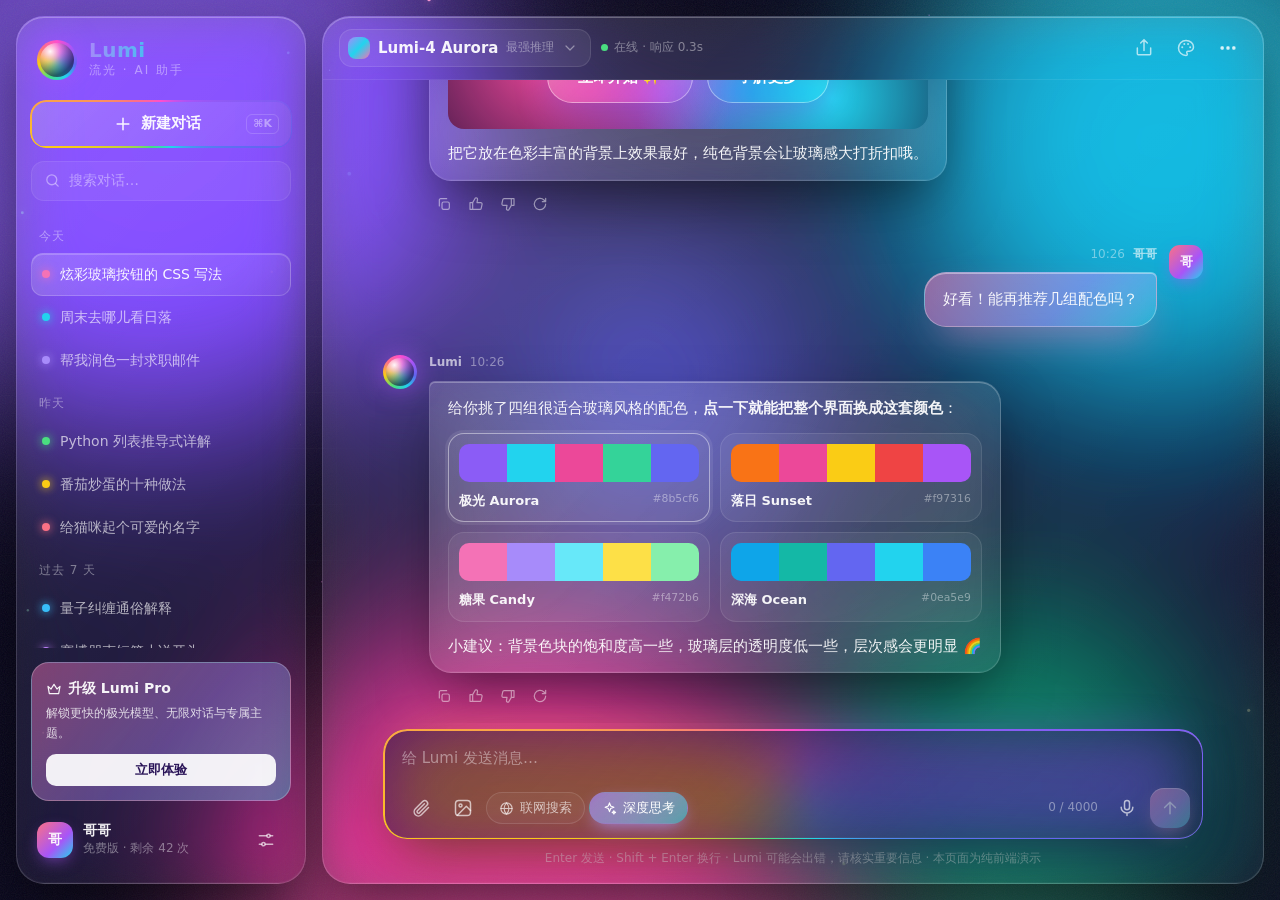
<file: AI_Chat_Glass_Demo/index.html>
<!doctype html>
<html lang="zh-CN">
<head>
<meta charset="utf-8">
<meta name="viewport" content="width=device-width, initial-scale=1, viewport-fit=cover">
<title>Lumi 流光 AI</title>
<style>
@property --ang { syntax: '<angle>'; inherits: false; initial-value: 0deg; }

:root {
  --bg: #07051a;
  --b1: #8b5cf6; --b2: #22d3ee; --b3: #ec4899; --b4: #34d399; --b5: #6366f1;
  --a1: #a78bfa; --a2: #22d3ee; --a3: #f472b6;
  --text: rgba(255,255,255,.94);
  --text-2: rgba(255,255,255,.66);
  --text-3: rgba(255,255,255,.42);
  --glass: linear-gradient(135deg, rgba(255,255,255,.13), rgba(255,255,255,.04));
  --glass-strong: linear-gradient(135deg, rgba(255,255,255,.2), rgba(255,255,255,.06));
  --line: rgba(255,255,255,.16);
  --line-hi: rgba(255,255,255,.32);
  --shadow: 0 24px 60px -12px rgba(0,0,0,.55);
  --rainbow: conic-gradient(from var(--ang), #ff4ecd, #a855f7, #6366f1, #22d3ee, #4ade80, #facc15, #fb7185, #ff4ecd);
  --radius: 22px;
  --ease: cubic-bezier(.2,.8,.2,1);
}

* { box-sizing: border-box; margin: 0; padding: 0; }
html, body { height: 100%; }
body {
  background: var(--bg);
  color: var(--text);
  font-family: "Inter", "PingFang SC", "HarmonyOS Sans SC", "Microsoft YaHei", system-ui, sans-serif;
  font-size: 15px;
  line-height: 1.65;
  overflow: hidden;
  -webkit-font-smoothing: antialiased;
}
button, input, textarea { font: inherit; color: inherit; }
button { cursor: pointer; border: 0; background: none; }
.i { width: 20px; height: 20px; flex: none; fill: none; stroke: currentColor; stroke-width: 1.8; stroke-linecap: round; stroke-linejoin: round; }

/* ---------- Background ---------- */
.bg { position: fixed; inset: 0; overflow: hidden; z-index: 0; }
.blob {
  position: absolute; border-radius: 50%;
  filter: blur(90px); opacity: .75; mix-blend-mode: screen;
  transition: background 1.2s var(--ease);
  animation: drift 26s ease-in-out infinite alternate;
}
.blob:nth-child(1) { width: 52vmax; height: 52vmax; left: -14vmax; top: -18vmax; background: var(--b1); }
.blob:nth-child(2) { width: 42vmax; height: 42vmax; right: -12vmax; top: -10vmax; background: var(--b2); animation-duration: 32s; animation-delay: -6s; }
.blob:nth-child(3) { width: 46vmax; height: 46vmax; left: 18vmax; bottom: -24vmax; background: var(--b3); animation-duration: 29s; animation-delay: -12s; }
.blob:nth-child(4) { width: 30vmax; height: 30vmax; right: 6vmax; bottom: -6vmax; background: var(--b4); animation-duration: 36s; animation-delay: -3s; opacity: .55; }
.blob:nth-child(5) { width: 26vmax; height: 26vmax; left: 38vmax; top: 18vmax; background: var(--b5); animation-duration: 24s; animation-delay: -9s; opacity: .5; }
@keyframes drift {
  0%   { transform: translate(0,0) scale(1) rotate(0deg); }
  33%  { transform: translate(8vmax,6vmax) scale(1.12) rotate(40deg); }
  66%  { transform: translate(-6vmax,10vmax) scale(.92) rotate(-30deg); }
  100% { transform: translate(4vmax,-6vmax) scale(1.06) rotate(20deg); }
}
.grid-lines {
  position: absolute; inset: 0;
  background-image:
    linear-gradient(rgba(255,255,255,.035) 1px, transparent 1px),
    linear-gradient(90deg, rgba(255,255,255,.035) 1px, transparent 1px);
  background-size: 56px 56px;
  mask-image: radial-gradient(ellipse at center, #000 20%, transparent 75%);
}
.grain {
  position: absolute; inset: -50%; opacity: .09; pointer-events: none;
  background-image: url("data:image/svg+xml,%3Csvg xmlns='http://www.w3.org/2000/svg' width='160' height='160'%3E%3Cfilter id='n'%3E%3CfeTurbulence type='fractalNoise' baseFrequency='.9' numOctaves='3' stitchTiles='stitch'/%3E%3C/filter%3E%3Crect width='100%25' height='100%25' filter='url(%23n)'/%3E%3C/svg%3E");
}
#sparkles { position: absolute; inset: 0; width: 100%; height: 100%; }
.spotlight {
  position: fixed; inset: 0; pointer-events: none; z-index: 1;
  background: radial-gradient(520px circle at var(--mx, 50%) var(--my, 30%), rgba(255,255,255,.08), transparent 60%);
}

/* ---------- Glass primitives ---------- */
.glass {
  position: relative;
  background: var(--glass);
  backdrop-filter: blur(28px) saturate(180%);
  -webkit-backdrop-filter: blur(28px) saturate(180%);
  border: 1px solid var(--line);
  box-shadow: inset 0 1px 0 rgba(255,255,255,.28), inset 0 -1px 0 rgba(255,255,255,.04), var(--shadow);
}
.rainbow-border::before {
  content: ""; position: absolute; inset: -1px; border-radius: inherit; padding: 1.5px;
  background: var(--rainbow);
  -webkit-mask: linear-gradient(#000 0 0) content-box, linear-gradient(#000 0 0);
  -webkit-mask-composite: xor; mask-composite: exclude;
  animation: spin 5s linear infinite; pointer-events: none;
}
@keyframes spin { to { --ang: 360deg; } }
.grad-text {
  background: linear-gradient(100deg, var(--a1), var(--a2) 45%, var(--a3) 90%);
  background-size: 200% auto;
  -webkit-background-clip: text; background-clip: text; color: transparent;
  animation: shimmer 6s linear infinite;
}
@keyframes shimmer { to { background-position: 200% center; } }

.icon-btn {
  display: grid; place-items: center; width: 38px; height: 38px; border-radius: 12px;
  color: var(--text-2); transition: all .25s var(--ease);
}
.icon-btn:hover { color: var(--text); background: rgba(255,255,255,.1); transform: translateY(-1px); }
.icon-btn:active { transform: scale(.94); }

/* ---------- App layout ---------- */
.app {
  position: relative; z-index: 2;
  display: grid; grid-template-columns: 290px 1fr; gap: 16px;
  height: 100vh; height: 100dvh; padding: 16px;
}

/* ---------- Sidebar ---------- */
.sidebar {
  display: flex; flex-direction: column; gap: 14px;
  border-radius: 28px; padding: 18px 14px; min-height: 0;
}
.brand { display: flex; align-items: center; gap: 12px; padding: 4px 6px 6px; }
.orb {
  position: relative; width: 40px; height: 40px; border-radius: 50%; flex: none;
  background: var(--rainbow); animation: spin 6s linear infinite;
  box-shadow: 0 0 24px rgba(168,85,247,.6);
}
.orb::after {
  content: ""; position: absolute; inset: 3px; border-radius: 50%;
  background: radial-gradient(circle at 30% 25%, rgba(255,255,255,.95), rgba(255,255,255,.25) 28%, rgba(20,10,50,.6) 70%);
  backdrop-filter: blur(4px);
}
.brand-name { font-size: 20px; font-weight: 800; letter-spacing: .5px; line-height: 1.1; }
.brand-sub { font-size: 12px; color: var(--text-3); letter-spacing: 2px; }

.new-chat {
  position: relative; display: flex; align-items: center; justify-content: center; gap: 8px;
  height: 46px; border-radius: 16px; font-weight: 600;
  background: linear-gradient(135deg, rgba(255,255,255,.18), rgba(255,255,255,.05));
  transition: transform .25s var(--ease), box-shadow .25s;
}
.new-chat:hover { transform: translateY(-2px); box-shadow: 0 12px 30px -8px rgba(236,72,153,.55); }
.new-chat .kbd { margin-left: auto; position: absolute; right: 12px; font-size: 11px; color: var(--text-3); border: 1px solid var(--line); border-radius: 6px; padding: 0 6px; }

.search {
  display: flex; align-items: center; gap: 8px; height: 40px; padding: 0 12px;
  border-radius: 13px; background: rgba(255,255,255,.06); border: 1px solid rgba(255,255,255,.08);
  color: var(--text-3); transition: border-color .2s, background .2s;
}
.search:focus-within { border-color: var(--line-hi); background: rgba(255,255,255,.1); }
.search input { flex: 1; min-width: 0; background: none; border: 0; outline: 0; font-size: 14px; color: var(--text); }
.search input::placeholder { color: var(--text-3); }
.search .i { width: 17px; height: 17px; }

.history { flex: 1; overflow-y: auto; margin: 0 -6px; padding: 0 6px; scrollbar-width: none; }
.history::-webkit-scrollbar { display: none; }
.group-title { font-size: 12px; color: var(--text-3); padding: 12px 8px 6px; letter-spacing: 1px; }
.h-item {
  display: flex; align-items: center; gap: 10px; width: 100%; text-align: left;
  padding: 9px 10px; border-radius: 12px; font-size: 14px; color: var(--text-2);
  border: 1px solid transparent; transition: all .2s var(--ease);
}
.h-item span { overflow: hidden; white-space: nowrap; text-overflow: ellipsis; }
.h-item:hover { background: rgba(255,255,255,.07); color: var(--text); }
.h-item.active {
  background: linear-gradient(135deg, rgba(255,255,255,.16), rgba(255,255,255,.05));
  border-color: rgba(255,255,255,.18); color: var(--text);
  box-shadow: inset 0 1px 0 rgba(255,255,255,.2);
}
.dot { width: 8px; height: 8px; border-radius: 50%; flex: none; box-shadow: 0 0 10px currentColor; }

.pro {
  position: relative; overflow: hidden; border-radius: 18px; padding: 14px;
  background: linear-gradient(135deg, color-mix(in srgb, var(--a3) 45%, transparent), color-mix(in srgb, var(--a1) 40%, transparent) 55%, color-mix(in srgb, var(--a2) 40%, transparent));
  border: 1px solid rgba(255,255,255,.25);
  transition: background 1s;
}
.pro::after {
  content: ""; position: absolute; top: -40%; left: -60%; width: 50%; height: 180%;
  background: linear-gradient(90deg, transparent, rgba(255,255,255,.35), transparent);
  transform: rotate(20deg); animation: sweep 4.5s ease-in-out infinite;
}
@keyframes sweep { 0%, 60% { left: -60%; } 100% { left: 130%; } }
.pro b { display: flex; align-items: center; gap: 6px; font-size: 14px; }
.pro p { font-size: 12px; color: rgba(255,255,255,.8); margin: 4px 0 10px; }
.pro button {
  width: 100%; height: 32px; border-radius: 10px; font-size: 13px; font-weight: 600;
  background: rgba(255,255,255,.92); color: #2a1458;
}

.me { display: flex; align-items: center; gap: 10px; padding: 6px; border-radius: 14px; }
.avatar {
  width: 36px; height: 36px; border-radius: 12px; flex: none; display: grid; place-items: center;
  font-weight: 700; font-size: 14px;
  background: linear-gradient(135deg, #fb7185, #a855f7 60%, #22d3ee);
  box-shadow: 0 6px 16px -4px rgba(168,85,247,.6);
}
.me-name { font-size: 14px; font-weight: 600; line-height: 1.2; }
.me-plan { font-size: 12px; color: var(--text-3); }
.me .icon-btn { margin-left: auto; }

/* ---------- Main ---------- */
.main { display: flex; flex-direction: column; min-width: 0; min-height: 0; border-radius: 28px; overflow: hidden; }
.topbar {
  display: flex; align-items: center; gap: 10px; padding: 12px 16px;
  border-bottom: 1px solid rgba(255,255,255,.08);
}
.menu-btn { display: none; }
.model {
  display: flex; align-items: center; gap: 8px; height: 38px; padding: 0 12px 0 8px;
  border-radius: 13px; background: rgba(255,255,255,.07); border: 1px solid rgba(255,255,255,.1);
  font-weight: 600; transition: background .2s;
}
.model:hover { background: rgba(255,255,255,.12); }
.model .chip-orb { width: 22px; height: 22px; border-radius: 8px; background: linear-gradient(135deg, var(--a1), var(--a2), var(--a3)); transition: background 1s; }
.model small { font-weight: 500; color: var(--text-3); font-size: 12px; }
.model .i { width: 16px; height: 16px; color: var(--text-3); }
.status { display: flex; align-items: center; gap: 6px; font-size: 12px; color: var(--text-3); }
.status i { width: 7px; height: 7px; border-radius: 50%; background: #4ade80; box-shadow: 0 0 0 0 rgba(74,222,128,.6); animation: pulse 2s infinite; }
@keyframes pulse { 70% { box-shadow: 0 0 0 8px rgba(74,222,128,0); } 100% { box-shadow: 0 0 0 0 rgba(74,222,128,0); } }
.top-actions { margin-left: auto; display: flex; gap: 4px; }

.chat { flex: 1; overflow-y: auto; scroll-behavior: smooth; padding: 28px 16px 12px; }
.chat::-webkit-scrollbar { width: 8px; }
.chat::-webkit-scrollbar-thumb { background: rgba(255,255,255,.14); border-radius: 8px; }
.thread { max-width: 820px; margin: 0 auto; display: flex; flex-direction: column; gap: 26px; }

/* Hero */
.hero { display: none; max-width: 820px; margin: 4vh auto 0; text-align: center; }
.empty .hero { display: block; animation: rise .7s var(--ease); }
.empty .thread { display: none; }
.hero .orb { width: 84px; height: 84px; margin: 0 auto 22px; box-shadow: 0 0 60px rgba(168,85,247,.6), 0 0 120px rgba(34,211,238,.3); }
.hero .orb::after { inset: 5px; }
.hero h1 { font-size: clamp(28px, 4.4vw, 44px); line-height: 1.2; font-weight: 800; letter-spacing: -.5px; }
.hero p { color: var(--text-2); margin: 10px 0 30px; }
.cards { display: grid; grid-template-columns: repeat(4, 1fr); gap: 14px; text-align: left; }
.card {
  border-radius: 20px; padding: 16px; display: flex; flex-direction: column; gap: 10px;
  transition: transform .35s var(--ease), border-color .3s, box-shadow .35s;
}
.card:hover { transform: translateY(-6px) rotate(-.5deg); border-color: var(--line-hi); box-shadow: inset 0 1px 0 rgba(255,255,255,.3), 0 30px 60px -16px rgba(0,0,0,.6), 0 0 40px -10px var(--c1); }
.tile {
  width: 40px; height: 40px; border-radius: 13px; display: grid; place-items: center; color: #fff;
  background: linear-gradient(135deg, var(--c1), var(--c2));
  box-shadow: 0 8px 20px -6px var(--c1), inset 0 1px 0 rgba(255,255,255,.4);
}
.card b { font-size: 15px; }
.card small { color: var(--text-3); font-size: 13px; }

/* Messages */
.msg { display: flex; gap: 12px; animation: rise .5s var(--ease) both; }
@keyframes rise { from { opacity: 0; transform: translateY(14px) scale(.98); } to { opacity: 1; transform: none; } }
.msg .orb { width: 34px; height: 34px; margin-top: 2px; }
.msg.user { flex-direction: row-reverse; }
.msg.user .avatar { width: 34px; height: 34px; border-radius: 11px; font-size: 13px; }
.body { min-width: 0; max-width: calc(100% - 46px); display: flex; flex-direction: column; gap: 8px; }
.msg.user .body { align-items: flex-end; }
.name { font-size: 12px; color: var(--text-3); display: flex; gap: 8px; align-items: center; }
.name b { color: var(--text-2); font-weight: 600; }
.bubble { border-radius: 6px 22px 22px 22px; padding: 14px 18px; }
.bubble p + p, .bubble p + .code, .bubble .code + p, .bubble p + .palettes, .bubble .palettes + p, .bubble p + .preview, .bubble .preview + p { margin-top: 12px; }
.msg.user .bubble {
  border-radius: 22px 6px 22px 22px;
  background: linear-gradient(135deg, color-mix(in srgb, var(--a3) 55%, transparent), color-mix(in srgb, var(--a1) 55%, transparent) 60%, color-mix(in srgb, var(--a2) 45%, transparent));
  border-color: rgba(255,255,255,.3);
  box-shadow: inset 0 1px 0 rgba(255,255,255,.4), 0 18px 40px -14px color-mix(in srgb, var(--a3) 70%, transparent);
  transition: background 1s;
}
.bubble strong { font-weight: 700; }
.bubble ul { padding-left: 1.2em; margin-top: 8px; }
.bubble li::marker { color: var(--a2); }
.hl { padding: 1px 7px; border-radius: 7px; background: rgba(255,255,255,.12); font-family: "JetBrains Mono", ui-monospace, Menlo, Consolas, monospace; font-size: 13px; }

.code { border-radius: 16px; overflow: hidden; background: rgba(8,5,25,.55); border: 1px solid rgba(255,255,255,.1); }
.code-head { display: flex; align-items: center; gap: 6px; padding: 8px 12px; background: rgba(255,255,255,.05); font-size: 12px; color: var(--text-3); }
.code-head i { width: 10px; height: 10px; border-radius: 50%; }
.code-head span { margin-left: 6px; }
.copy { margin-left: auto; display: flex; align-items: center; gap: 5px; font-size: 12px; color: var(--text-2); padding: 3px 8px; border-radius: 8px; transition: background .2s; }
.copy:hover { background: rgba(255,255,255,.1); }
.copy .i { width: 14px; height: 14px; }
pre { padding: 14px 16px; overflow-x: auto; font: 13px/1.7 "JetBrains Mono", ui-monospace, Menlo, Consolas, monospace; color: #e2e8f0; }
.t-sel { color: #f9a8d4; } .t-prop { color: #7dd3fc; } .t-val { color: #c4b5fd; } .t-num { color: #fcd34d; } .t-fn { color: #6ee7b7; } .t-p { color: rgba(255,255,255,.4); }

.preview {
  display: flex; align-items: center; justify-content: center; gap: 14px; flex-wrap: wrap;
  padding: 26px 16px; border-radius: 16px; position: relative; overflow: hidden;
  background: radial-gradient(circle at 20% 30%, var(--b3), transparent 50%), radial-gradient(circle at 80% 70%, var(--b2), transparent 50%), radial-gradient(circle at 50% 50%, var(--b1), transparent 70%), #120b30;
  transition: background 1s;
}
.preview-label { position: absolute; top: 8px; left: 12px; font-size: 11px; letter-spacing: 1px; color: rgba(255,255,255,.7); }
.glass-btn {
  padding: 12px 30px; border-radius: 999px; color: #fff; font-weight: 600;
  background: linear-gradient(135deg, rgba(255,255,255,.28), rgba(255,255,255,.06));
  backdrop-filter: blur(16px) saturate(180%); -webkit-backdrop-filter: blur(16px) saturate(180%);
  border: 1px solid rgba(255,255,255,.4);
  box-shadow: 0 8px 32px rgba(139,92,246,.35), inset 0 1px 0 rgba(255,255,255,.5);
  transition: transform .25s var(--ease), box-shadow .25s;
}
.glass-btn:hover { transform: translateY(-2px) scale(1.03); box-shadow: 0 14px 40px rgba(236,72,153,.45), inset 0 1px 0 rgba(255,255,255,.6); }
.glass-btn.ghost { background: rgba(255,255,255,.08); }

.palettes { display: grid; grid-template-columns: repeat(2, 1fr); gap: 10px; }
.palette {
  text-align: left; padding: 10px; border-radius: 16px; background: rgba(255,255,255,.06);
  border: 1px solid rgba(255,255,255,.1); transition: all .3s var(--ease);
}
.palette:hover { background: rgba(255,255,255,.11); transform: translateY(-2px); }
.palette.active { border-color: rgba(255,255,255,.45); box-shadow: 0 0 0 3px rgba(255,255,255,.08); }
.swatches { display: flex; height: 38px; border-radius: 10px; overflow: hidden; margin-bottom: 8px; }
.swatches i { flex: 1; transition: flex .35s var(--ease); }
.palette:hover .swatches i:hover { flex: 2.2; }
.palette b { font-size: 13px; display: flex; justify-content: space-between; }
.palette b small { color: var(--text-3); font-weight: 500; }

.actions { display: flex; gap: 2px; opacity: .75; transition: opacity .2s; }
.msg:hover .actions { opacity: 1; }
.actions .icon-btn { width: 30px; height: 30px; border-radius: 9px; }
.actions .i { width: 16px; height: 16px; }
.actions .icon-btn.on { color: var(--a2); }
.flip { transform: rotate(180deg); }

.typing { display: inline-flex; gap: 6px; padding: 16px 18px; }
.typing i { width: 8px; height: 8px; border-radius: 50%; animation: bounce 1.2s infinite ease-in-out; }
.typing i:nth-child(1) { background: var(--a3); }
.typing i:nth-child(2) { background: var(--a1); animation-delay: .15s; }
.typing i:nth-child(3) { background: var(--a2); animation-delay: .3s; }
@keyframes bounce { 0%, 80%, 100% { transform: translateY(0); opacity: .5; } 40% { transform: translateY(-7px); opacity: 1; } }
.thinking { font-size: 12px; color: var(--text-3); display: flex; align-items: center; gap: 6px; }
.thinking .i { width: 14px; height: 14px; color: var(--a1); animation: spinz 2s linear infinite; }
@keyframes spinz { to { transform: rotate(360deg); } }
.caret { display: inline-block; width: 2px; height: 1.05em; vertical-align: -2px; margin-left: 2px; background: linear-gradient(var(--a1), var(--a2)); animation: blink 1s steps(2) infinite; }
@keyframes blink { 50% { opacity: 0; } }

/* Composer */
.composer-zone { padding: 6px 16px 14px; }
.composer-wrap { position: relative; max-width: 820px; margin: 0 auto; }
.composer-wrap::after {
  content: ""; position: absolute; inset: 6px 20px -4px; border-radius: 26px; z-index: -1;
  background: var(--rainbow); filter: blur(26px); opacity: .45; animation: spin 5s linear infinite;
  transition: opacity .4s;
}
.composer-wrap:focus-within::after { opacity: .8; }
.composer { border-radius: 24px; padding: 12px 12px 10px 18px; background: linear-gradient(135deg, rgba(30,18,70,.55), rgba(20,12,50,.35)); }
.composer textarea {
  width: 100%; resize: none; border: 0; outline: 0; background: none; max-height: 180px;
  font-size: 15px; line-height: 1.6; padding: 4px 0; color: var(--text);
}
.composer textarea::placeholder { color: var(--text-3); }
.tools { display: flex; align-items: center; gap: 4px; margin-top: 6px; }
.chip {
  display: flex; align-items: center; gap: 6px; height: 32px; padding: 0 12px; border-radius: 999px;
  font-size: 13px; color: var(--text-2); border: 1px solid rgba(255,255,255,.12); background: rgba(255,255,255,.04);
  transition: all .25s var(--ease);
}
.chip .i { width: 15px; height: 15px; }
.chip:hover { color: var(--text); background: rgba(255,255,255,.1); }
.chip.on {
  color: #fff; border-color: transparent;
  background: linear-gradient(135deg, color-mix(in srgb, var(--a1) 70%, transparent), color-mix(in srgb, var(--a2) 60%, transparent));
  box-shadow: 0 6px 18px -6px var(--a1);
}
.tools .spacer { flex: 1; }
.counter { font-size: 12px; color: var(--text-3); margin-right: 6px; }
.send {
  width: 40px; height: 40px; border-radius: 14px; display: grid; place-items: center; color: #fff;
  background: linear-gradient(135deg, var(--a3), var(--a1) 55%, var(--a2));
  box-shadow: 0 8px 20px -6px var(--a3), inset 0 1px 0 rgba(255,255,255,.45);
  transition: transform .25s var(--ease), filter .25s, opacity .25s;
}
.send:hover { transform: translateY(-2px) rotate(-6deg); filter: brightness(1.12); }
.send:active { transform: scale(.92); }
.send:disabled { opacity: .45; filter: grayscale(.4); cursor: not-allowed; transform: none; }
.hint { text-align: center; font-size: 12px; color: var(--text-3); margin-top: 10px; }

/* Toast */
.toast {
  position: fixed; left: 50%; bottom: 28px; z-index: 50; transform: translate(-50%, 30px);
  padding: 10px 18px; border-radius: 14px; font-size: 14px; opacity: 0; pointer-events: none;
  transition: all .4s var(--ease);
}
.toast.show { opacity: 1; transform: translate(-50%, 0); }

.scrim { display: none; }

/* ---------- Responsive ---------- */
@media (max-width: 1080px) {
  .cards { grid-template-columns: repeat(2, 1fr); }
}
@media (max-width: 860px) {
  .app { grid-template-columns: 1fr; padding: 10px; }
  .sidebar {
    position: fixed; z-index: 30; top: 10px; bottom: 10px; left: 10px; width: min(300px, 84vw);
    transform: translateX(-115%); transition: transform .45s var(--ease);
    background: linear-gradient(135deg, rgba(40,24,90,.75), rgba(20,12,50,.65));
  }
  .sidebar.open { transform: none; }
  .scrim { display: block; position: fixed; inset: 0; z-index: 25; background: rgba(5,3,20,.5); opacity: 0; pointer-events: none; transition: opacity .4s; }
  .scrim.show { opacity: 1; pointer-events: auto; }
  .menu-btn { display: grid; }
  .status, .model small { display: none; }
  .main { border-radius: 24px; }
  .chat { padding: 20px 12px 8px; }
  .composer-zone { padding: 4px 10px 10px; }
  .chip .lbl { display: none; }
  .chip { padding: 0 9px; }
}
@media (max-width: 520px) {
  .cards { gap: 10px; }
  .card { padding: 13px; }
  .card small { display: none; }
  .palettes { grid-template-columns: 1fr; }
  .msg .orb, .msg.user .avatar { display: none; }
  .body { max-width: 100%; }
  .counter { display: none; }
  .top-actions .icon-btn:nth-child(1) { display: none; }
}
@media (prefers-reduced-motion: reduce) {
  *, *::before, *::after { animation-duration: .001ms !important; animation-iteration-count: 1 !important; transition-duration: .001ms !important; }
}
</style>
</head>
<body>

<svg width="0" height="0" style="position:absolute" aria-hidden="true">
  <symbol id="i-plus" viewBox="0 0 24 24"><path d="M12 5v14M5 12h14"/></symbol>
  <symbol id="i-search" viewBox="0 0 24 24"><circle cx="11" cy="11" r="7"/><path d="M20 20l-3.5-3.5"/></symbol>
  <symbol id="i-menu" viewBox="0 0 24 24"><path d="M4 7h16M4 12h10M4 17h16"/></symbol>
  <symbol id="i-share" viewBox="0 0 24 24"><path d="M4 12v7a1 1 0 0 0 1 1h14a1 1 0 0 0 1-1v-7M16 6l-4-4-4 4M12 2v13"/></symbol>
  <symbol id="i-palette" viewBox="0 0 24 24"><path d="M12 3a9 9 0 1 0 0 18c1.1 0 1.6-.8 1.6-1.5 0-.4-.2-.8-.4-1.1-.3-.3-.4-.7-.4-1.1 0-.8.7-1.5 1.5-1.5H16a5 5 0 0 0 5-5c0-4.3-4-7.8-9-7.8z"/><circle cx="7.5" cy="11" r="1.2" fill="currentColor" stroke="none"/><circle cx="10" cy="7.3" r="1.2" fill="currentColor" stroke="none"/><circle cx="14.5" cy="7.3" r="1.2" fill="currentColor" stroke="none"/><circle cx="17" cy="11" r="1.2" fill="currentColor" stroke="none"/></symbol>
  <symbol id="i-dots" viewBox="0 0 24 24"><circle cx="5" cy="12" r="1.4" fill="currentColor"/><circle cx="12" cy="12" r="1.4" fill="currentColor"/><circle cx="19" cy="12" r="1.4" fill="currentColor"/></symbol>
  <symbol id="i-clip" viewBox="0 0 24 24"><path d="M21 11.5l-8.6 8.6a5 5 0 0 1-7.1-7.1l9-9a3.4 3.4 0 0 1 4.8 4.8l-9 9a1.7 1.7 0 0 1-2.4-2.4l8.4-8.4"/></symbol>
  <symbol id="i-image" viewBox="0 0 24 24"><rect x="3" y="3" width="18" height="18" rx="4"/><circle cx="9" cy="9" r="1.8"/><path d="M21 15l-5-5L5 21"/></symbol>
  <symbol id="i-globe" viewBox="0 0 24 24"><circle cx="12" cy="12" r="9"/><path d="M3 12h18M12 3c2.5 2.6 3.8 5.6 3.8 9s-1.3 6.4-3.8 9c-2.5-2.6-3.8-5.6-3.8-9S9.5 5.6 12 3z"/></symbol>
  <symbol id="i-spark" viewBox="0 0 24 24"><path d="M12 3l1.9 5.1L19 10l-5.1 1.9L12 17l-1.9-5.1L5 10l5.1-1.9z"/><path d="M19 15.5l.8 1.9 1.9.8-1.9.8-.8 1.9-.8-1.9-1.9-.8 1.9-.8z"/></symbol>
  <symbol id="i-mic" viewBox="0 0 24 24"><rect x="9" y="3" width="6" height="11" rx="3"/><path d="M5 11a7 7 0 0 0 14 0M12 18v3"/></symbol>
  <symbol id="i-up" viewBox="0 0 24 24"><path d="M12 19V5M5.5 11.5L12 5l6.5 6.5"/></symbol>
  <symbol id="i-copy" viewBox="0 0 24 24"><rect x="9" y="9" width="11" height="11" rx="2.5"/><path d="M5 15V6a2 2 0 0 1 2-2h9"/></symbol>
  <symbol id="i-like" viewBox="0 0 24 24"><path d="M7 10v10M3 10h4v10H3zM7 10l4-7a2.2 2.2 0 0 1 3.3 2.2L13.5 10h5.6a2 2 0 0 1 2 2.4l-1.3 6a2 2 0 0 1-2 1.6H7"/></symbol>
  <symbol id="i-redo" viewBox="0 0 24 24"><path d="M20.5 12a8.5 8.5 0 1 1-2.5-6l2.5 2.5M20.5 3.5v5h-5"/></symbol>
  <symbol id="i-down" viewBox="0 0 24 24"><path d="M6 9l6 6 6-6"/></symbol>
  <symbol id="i-gear" viewBox="0 0 24 24"><path d="M4 7h9M17 7h3M4 17h3M11 17h9"/><circle cx="15" cy="7" r="2"/><circle cx="9" cy="17" r="2"/></symbol>
  <symbol id="i-pen" viewBox="0 0 24 24"><path d="M12 19l7-7 3 3-7 7z"/><path d="M18 13l-1.5-7.5L2 2l3.5 14.5L13 18z"/><circle cx="11" cy="11" r="2"/></symbol>
  <symbol id="i-code" viewBox="0 0 24 24"><path d="M8 7l-5 5 5 5M16 7l5 5-5 5M13.5 4l-3 16"/></symbol>
  <symbol id="i-pin" viewBox="0 0 24 24"><path d="M12 21s7-6.2 7-12a7 7 0 0 0-14 0c0 5.8 7 12 7 12z"/><circle cx="12" cy="9" r="2.5"/></symbol>
  <symbol id="i-book" viewBox="0 0 24 24"><path d="M4 19.5V5a2 2 0 0 1 2-2h14v15H6a2 2 0 0 0-2 2 2 2 0 0 0 2 2h14"/></symbol>
  <symbol id="i-crown" viewBox="0 0 24 24"><path d="M3 8l4.5 4L12 5l4.5 7L21 8l-2 11H5z"/></symbol>
</svg>

<div class="bg" aria-hidden="true">
  <div class="blob"></div><div class="blob"></div><div class="blob"></div><div class="blob"></div><div class="blob"></div>
  <div class="grid-lines"></div>
  <canvas id="sparkles"></canvas>
  <div class="grain"></div>
</div>
<div class="spotlight" aria-hidden="true"></div>
<div class="scrim" id="scrim"></div>

<div class="app">
  <!-- Sidebar -->
  <aside class="sidebar glass" id="sidebar">
    <div class="brand">
      <div class="orb"></div>
      <div>
        <div class="brand-name grad-text">Lumi</div>
        <div class="brand-sub">流光 · AI 助手</div>
      </div>
    </div>

    <button class="new-chat rainbow-border" id="newChat">
      <svg class="i"><use href="#i-plus"/></svg>新建对话<span class="kbd">⌘K</span>
    </button>

    <label class="search">
      <svg class="i"><use href="#i-search"/></svg>
      <input placeholder="搜索对话…" aria-label="搜索对话">
    </label>

    <nav class="history" id="history">
      <div class="group-title">今天</div>
      <button class="h-item active" data-demo="1"><i class="dot" style="color:#f472b6;background:#f472b6"></i><span>炫彩玻璃按钮的 CSS 写法</span></button>
      <button class="h-item"><i class="dot" style="color:#22d3ee;background:#22d3ee"></i><span>周末去哪儿看日落</span></button>
      <button class="h-item"><i class="dot" style="color:#a78bfa;background:#a78bfa"></i><span>帮我润色一封求职邮件</span></button>
      <div class="group-title">昨天</div>
      <button class="h-item"><i class="dot" style="color:#4ade80;background:#4ade80"></i><span>Python 列表推导式详解</span></button>
      <button class="h-item"><i class="dot" style="color:#facc15;background:#facc15"></i><span>番茄炒蛋的十种做法</span></button>
      <button class="h-item"><i class="dot" style="color:#fb7185;background:#fb7185"></i><span>给猫咪起个可爱的名字</span></button>
      <div class="group-title">过去 7 天</div>
      <button class="h-item"><i class="dot" style="color:#38bdf8;background:#38bdf8"></i><span>量子纠缠通俗解释</span></button>
      <button class="h-item"><i class="dot" style="color:#c084fc;background:#c084fc"></i><span>赛博朋克短篇小说开头</span></button>
      <button class="h-item"><i class="dot" style="color:#2dd4bf;background:#2dd4bf"></i><span>健身新手一周训练计划</span></button>
      <button class="h-item"><i class="dot" style="color:#f97316;background:#f97316"></i><span>年终总结 PPT 大纲</span></button>
    </nav>

    <div class="pro">
      <b><svg class="i" style="width:16px;height:16px"><use href="#i-crown"/></svg>升级 Lumi Pro</b>
      <p>解锁更快的极光模型、无限对话与专属主题。</p>
      <button>立即体验</button>
    </div>

    <div class="me">
      <div class="avatar">哥</div>
      <div>
        <div class="me-name">哥哥</div>
        <div class="me-plan">免费版 · 剩余 42 次</div>
      </div>
      <button class="icon-btn" aria-label="设置"><svg class="i"><use href="#i-gear"/></svg></button>
    </div>
  </aside>

  <!-- Main -->
  <main class="main glass" id="main">
    <header class="topbar">
      <button class="icon-btn menu-btn" id="menuBtn" aria-label="菜单"><svg class="i"><use href="#i-menu"/></svg></button>
      <button class="model">
        <span class="chip-orb"></span>Lumi-4 Aurora <small>最强推理</small>
        <svg class="i"><use href="#i-down"/></svg>
      </button>
      <span class="status"><i></i>在线 · 响应 0.3s</span>
      <div class="top-actions">
        <button class="icon-btn" aria-label="分享" data-toast="分享链接已复制（演示）"><svg class="i"><use href="#i-share"/></svg></button>
        <button class="icon-btn" id="themeBtn" aria-label="切换配色"><svg class="i"><use href="#i-palette"/></svg></button>
        <button class="icon-btn" aria-label="更多" data-toast="更多功能敬请期待 ✨"><svg class="i"><use href="#i-dots"/></svg></button>
      </div>
    </header>

    <section class="chat" id="chat">
      <div class="hero">
        <div class="orb"></div>
        <h1><span class="grad-text">嗨，今天想创造点什么？</span></h1>
        <p>我是 Lumi，一束会聊天的流光。写作、编程、灵感、规划，随时陪你。</p>
        <div class="cards">
          <button class="card glass" style="--c1:#ec4899;--c2:#f97316" data-prompt="帮我设计一张霓虹渐变风格的音乐节海报">
            <span class="tile"><svg class="i"><use href="#i-pen"/></svg></span><b>设计一张海报</b><small>霓虹渐变风格音乐节</small>
          </button>
          <button class="card glass" style="--c1:#8b5cf6;--c2:#22d3ee" data-prompt="帮我写一个玻璃拟态风格的按钮组件">
            <span class="tile"><svg class="i"><use href="#i-code"/></svg></span><b>写一段代码</b><small>玻璃拟态按钮组件</small>
          </button>
          <button class="card glass" style="--c1:#14b8a6;--c2:#84cc16" data-prompt="帮我规划一次五天的京都赏枫之旅">
            <span class="tile"><svg class="i"><use href="#i-pin"/></svg></span><b>规划一次旅行</b><small>五天京都赏枫路线</small>
          </button>
          <button class="card glass" style="--c1:#6366f1;--c2:#f472b6" data-prompt="用通俗的话解释一下什么是量子纠缠">
            <span class="tile"><svg class="i"><use href="#i-book"/></svg></span><b>解释一个概念</b><small>什么是量子纠缠？</small>
          </button>
        </div>
      </div>

      <div class="thread" id="thread"></div>
    </section>

    <footer class="composer-zone">
      <div class="composer-wrap">
        <div class="composer glass rainbow-border">
          <textarea id="input" rows="1" placeholder="给 Lumi 发送消息…"></textarea>
          <div class="tools">
            <button class="icon-btn" aria-label="上传文件" data-toast="附件上传仅为演示"><svg class="i"><use href="#i-clip"/></svg></button>
            <button class="icon-btn" aria-label="上传图片" data-toast="图片上传仅为演示"><svg class="i"><use href="#i-image"/></svg></button>
            <button class="chip" data-toggle><svg class="i"><use href="#i-globe"/></svg><span class="lbl">联网搜索</span></button>
            <button class="chip on" data-toggle><svg class="i"><use href="#i-spark"/></svg><span class="lbl">深度思考</span></button>
            <span class="spacer"></span>
            <span class="counter" id="counter">0 / 4000</span>
            <button class="icon-btn" aria-label="语音输入" data-toast="正在聆听…（演示）"><svg class="i"><use href="#i-mic"/></svg></button>
            <button class="send" id="send" aria-label="发送" disabled><svg class="i"><use href="#i-up"/></svg></button>
          </div>
        </div>
      </div>
      <div class="hint">Enter 发送 · Shift + Enter 换行 · Lumi 可能会出错，请核实重要信息 · 本页面为纯前端演示</div>
    </footer>
  </main>
</div>

<div class="toast glass" id="toast"></div>

<template id="demo-thread">
  <div class="msg user">
    <div class="avatar">哥</div>
    <div class="body">
      <div class="name">10:24 <b>哥哥</b></div>
      <div class="bubble glass">帮我设计一个炫彩玻璃风格的按钮，顺便给我 CSS 代码～</div>
    </div>
  </div>

  <div class="msg ai">
    <div class="orb"></div>
    <div class="body">
      <div class="name"><b>Lumi</b> 10:24 · 已深度思考 3 秒</div>
      <div class="bubble glass">
        <p>当然可以！玻璃拟态（Glassmorphism）的关键是这三层叠加：</p>
        <ul>
          <li><strong>半透明渐变底色</strong>：白色由 25% 过渡到 5%，制造通透感</li>
          <li><strong>背景模糊</strong>：<span class="hl">backdrop-filter</span> 搭配 <span class="hl">saturate</span> 让背后的色彩更鲜艳</li>
          <li><strong>细腻的高光描边</strong>：1px 半透明边框加上内阴影，模拟玻璃边缘反光</li>
        </ul>
        <div class="code">
          <div class="code-head"><i style="background:#ff5f57"></i><i style="background:#febc2e"></i><i style="background:#28c840"></i><span>glass-button.css</span>
            <button class="copy"><svg class="i"><use href="#i-copy"/></svg><em>复制</em></button>
          </div>
<pre><span class="t-sel">.glass-btn</span> <span class="t-p">{</span>
  <span class="t-prop">padding</span><span class="t-p">:</span> <span class="t-num">12px 30px</span><span class="t-p">;</span>
  <span class="t-prop">border-radius</span><span class="t-p">:</span> <span class="t-num">999px</span><span class="t-p">;</span>
  <span class="t-prop">color</span><span class="t-p">:</span> <span class="t-val">#fff</span><span class="t-p">;</span>
  <span class="t-prop">background</span><span class="t-p">:</span> <span class="t-fn">linear-gradient</span><span class="t-p">(</span><span class="t-num">135deg</span><span class="t-p">,</span>
    <span class="t-fn">rgba</span><span class="t-p">(</span><span class="t-num">255,255,255,.28</span><span class="t-p">),</span> <span class="t-fn">rgba</span><span class="t-p">(</span><span class="t-num">255,255,255,.06</span><span class="t-p">));</span>
  <span class="t-prop">backdrop-filter</span><span class="t-p">:</span> <span class="t-fn">blur</span><span class="t-p">(</span><span class="t-num">16px</span><span class="t-p">)</span> <span class="t-fn">saturate</span><span class="t-p">(</span><span class="t-num">180%</span><span class="t-p">);</span>
  <span class="t-prop">border</span><span class="t-p">:</span> <span class="t-num">1px</span> <span class="t-val">solid</span> <span class="t-fn">rgba</span><span class="t-p">(</span><span class="t-num">255,255,255,.4</span><span class="t-p">);</span>
  <span class="t-prop">box-shadow</span><span class="t-p">:</span> <span class="t-num">0 8px 32px</span> <span class="t-fn">rgba</span><span class="t-p">(</span><span class="t-num">139,92,246,.35</span><span class="t-p">),</span>
    <span class="t-val">inset</span> <span class="t-num">0 1px 0</span> <span class="t-fn">rgba</span><span class="t-p">(</span><span class="t-num">255,255,255,.5</span><span class="t-p">);</span>
<span class="t-p">}</span></pre>
        </div>
        <div class="preview">
          <span class="preview-label">实时预览</span>
          <button class="glass-btn">立即开始 ✨</button>
          <button class="glass-btn ghost">了解更多</button>
        </div>
        <p>把它放在色彩丰富的背景上效果最好，纯色背景会让玻璃感大打折扣哦。</p>
      </div>
      <div class="actions">
        <button class="icon-btn" aria-label="复制"><svg class="i"><use href="#i-copy"/></svg></button>
        <button class="icon-btn" aria-label="赞" data-like><svg class="i"><use href="#i-like"/></svg></button>
        <button class="icon-btn" aria-label="踩" data-like><svg class="i flip"><use href="#i-like"/></svg></button>
        <button class="icon-btn" aria-label="重新生成"><svg class="i"><use href="#i-redo"/></svg></button>
      </div>
    </div>
  </div>

  <div class="msg user">
    <div class="avatar">哥</div>
    <div class="body">
      <div class="name">10:26 <b>哥哥</b></div>
      <div class="bubble glass">好看！能再推荐几组配色吗？</div>
    </div>
  </div>

  <div class="msg ai">
    <div class="orb"></div>
    <div class="body">
      <div class="name"><b>Lumi</b> 10:26</div>
      <div class="bubble glass">
        <p>给你挑了四组很适合玻璃风格的配色，<strong>点一下就能把整个界面换成这套颜色</strong>：</p>
        <div class="palettes" id="palettes"></div>
        <p>小建议：背景色块的饱和度高一些，玻璃层的透明度低一些，层次感会更明显 🌈</p>
      </div>
      <div class="actions">
        <button class="icon-btn" aria-label="复制"><svg class="i"><use href="#i-copy"/></svg></button>
        <button class="icon-btn" aria-label="赞" data-like><svg class="i"><use href="#i-like"/></svg></button>
        <button class="icon-btn" aria-label="踩" data-like><svg class="i flip"><use href="#i-like"/></svg></button>
        <button class="icon-btn" aria-label="重新生成"><svg class="i"><use href="#i-redo"/></svg></button>
      </div>
    </div>
  </div>
</template>

<script>
(() => {
  const $ = (s, r = document) => r.querySelector(s);
  const $$ = (s, r = document) => [...r.querySelectorAll(s)];
  const root = document.documentElement;
  const chat = $('#chat'), thread = $('#thread'), input = $('#input'), send = $('#send');

  /* ---------- Themes ---------- */
  const themes = [
    { id: 'aurora', name: '极光', en: 'Aurora', b: ['#8b5cf6', '#22d3ee', '#ec4899', '#34d399', '#6366f1'], a: ['#a78bfa', '#22d3ee', '#f472b6'] },
    { id: 'sunset', name: '落日', en: 'Sunset', b: ['#f97316', '#ec4899', '#facc15', '#ef4444', '#a855f7'], a: ['#fb923c', '#facc15', '#f472b6'] },
    { id: 'candy',  name: '糖果', en: 'Candy',  b: ['#f472b6', '#a78bfa', '#67e8f9', '#fde047', '#86efac'], a: ['#c4b5fd', '#67e8f9', '#f9a8d4'] },
    { id: 'ocean',  name: '深海', en: 'Ocean',  b: ['#0ea5e9', '#14b8a6', '#6366f1', '#22d3ee', '#3b82f6'], a: ['#818cf8', '#2dd4bf', '#38bdf8'] },
  ];
  let themeIdx = 0;
  function applyTheme(i, announce) {
    themeIdx = i;
    const t = themes[i];
    t.b.forEach((c, k) => root.style.setProperty(`--b${k + 1}`, c));
    t.a.forEach((c, k) => root.style.setProperty(`--a${k + 1}`, c));
    $$('.palette').forEach(p => p.classList.toggle('active', +p.dataset.i === i));
    if (announce) toast(`已切换到「${t.name} ${t.en}」配色`);
  }
  $('#themeBtn').addEventListener('click', () => applyTheme((themeIdx + 1) % themes.length, true));

  function renderPalettes() {
    const box = $('#palettes');
    if (!box) return;
    box.innerHTML = themes.map((t, i) => `
      <button class="palette${i === themeIdx ? ' active' : ''}" data-i="${i}">
        <div class="swatches">${t.b.map(c => `<i style="background:${c}" title="${c}"></i>`).join('')}</div>
        <b>${t.name} ${t.en}<small>${t.b[0]}</small></b>
      </button>`).join('');
    box.addEventListener('click', e => {
      const p = e.target.closest('.palette');
      if (p) applyTheme(+p.dataset.i, true);
    });
  }

  /* ---------- Conversation ---------- */
  function loadDemo() {
    chat.classList.remove('empty');
    thread.innerHTML = '';
    thread.append($('#demo-thread').content.cloneNode(true));
    renderPalettes();
    requestAnimationFrame(() => chat.scrollTop = chat.scrollHeight);
  }
  function startEmpty() {
    chat.classList.add('empty');
    thread.innerHTML = '';
    chat.scrollTop = 0;
  }

  const escapeHTML = s => s.replace(/[&<>"']/g, c => ({ '&': '&amp;', '<': '&lt;', '>': '&gt;', '"': '&quot;', "'": '&#39;' }[c]));
  const now = () => new Date().toTimeString().slice(0, 5);

  const replies = [
    ['收到啦！不过悄悄告诉你，这是一个纯前端演示页面，所以我其实并没有在思考～', '这个界面用了多层毛玻璃（backdrop-filter）、流动的极光背景和旋转的彩虹描边。试试右上角的调色板按钮，可以一键切换整套配色哦 ✨'],
    ['好问题！让我想想……🤔', '如果这是真正的 AI，我现在会调用大模型认真回答你。但作为演示，我只能送你一段漂亮的占位文字，并在打字动画里尽情闪耀。'],
    ['灵感来了 💡', '把半透明白色、高饱和模糊和细腻的内高光叠在一起，就是玻璃质感的秘密。再撒一点噪点纹理，画面会立刻高级起来。', '要不要试试左侧的「新建对话」，看看欢迎页的卡片动效？'],
    ['这个想法很棒！🌈', '我已经把它记在小本本上了（并没有，因为这里没有后端）。不过界面上的每一个按钮都可以点点看，会有小惊喜～'],
  ];
  let replyIdx = 0, busy = false;

  const actionsHTML = `
    <div class="actions">
      <button class="icon-btn" aria-label="复制"><svg class="i"><use href="#i-copy"/></svg></button>
      <button class="icon-btn" aria-label="赞" data-like><svg class="i"><use href="#i-like"/></svg></button>
      <button class="icon-btn" aria-label="踩" data-like><svg class="i flip"><use href="#i-like"/></svg></button>
      <button class="icon-btn" aria-label="重新生成"><svg class="i"><use href="#i-redo"/></svg></button>
    </div>`;

  function scrollDown() { chat.scrollTop = chat.scrollHeight; }

  function addUser(text) {
    const el = document.createElement('div');
    el.className = 'msg user';
    el.innerHTML = `
      <div class="avatar">哥</div>
      <div class="body">
        <div class="name">${now()} <b>哥哥</b></div>
        <div class="bubble glass">${escapeHTML(text).replace(/\n/g, '<br>')}</div>
      </div>`;
    thread.append(el);
    scrollDown();
  }

  function addAI() {
    const deep = $$('.chip')[1].classList.contains('on');
    const web = $$('.chip')[0].classList.contains('on');
    const el = document.createElement('div');
    el.className = 'msg ai';
    el.innerHTML = `
      <div class="orb"></div>
      <div class="body">
        <div class="name"><b>Lumi</b> ${now()}</div>
        ${deep || web ? `<div class="thinking"><svg class="i"><use href="#i-spark"/></svg>${web ? '正在联网搜索…' : '正在深度思考…'}</div>` : ''}
        <div class="bubble glass typing"><i></i><i></i><i></i></div>
      </div>`;
    thread.append(el);
    scrollDown();

    const paras = replies[replyIdx++ % replies.length];
    setTimeout(() => {
      const thinking = $('.thinking', el);
      if (thinking) thinking.innerHTML = `<svg class="i" style="animation:none"><use href="#i-spark"/></svg>${web ? '已搜索 6 个网页' : '已深度思考 2 秒'}`;
      const bubble = $('.bubble', el);
      bubble.classList.remove('typing');
      bubble.innerHTML = '';
      stream(bubble, paras, () => {
        el.querySelector('.body').insertAdjacentHTML('beforeend', actionsHTML);
        busy = false;
        updateSend();
        scrollDown();
      });
    }, 1300);
  }

  function stream(bubble, paras, done) {
    const caret = document.createElement('span');
    caret.className = 'caret';
    let p = 0, c = 0, node = null;
    (function tick() {
      if (p >= paras.length) { caret.remove(); return done(); }
      if (!node) { node = document.createElement('p'); bubble.append(node); node.append(document.createTextNode(''), caret); }
      const text = paras[p];
      const step = 1 + Math.floor(Math.random() * 3);
      c = Math.min(text.length, c + step);
      node.firstChild.textContent = text.slice(0, c);
      scrollDown();
      if (c >= text.length) { p++; c = 0; node = null; setTimeout(tick, 220); }
      else setTimeout(tick, 22 + Math.random() * 30);
    })();
  }

  function submit(text) {
    text = (text ?? input.value).trim();
    if (!text || busy) return;
    busy = true;
    chat.classList.remove('empty');
    $$('.h-item').forEach(h => h.classList.remove('active'));
    addUser(text);
    input.value = '';
    autosize();
    updateSend();
    setTimeout(addAI, 380);
  }

  /* ---------- Composer ---------- */
  function autosize() {
    input.style.height = 'auto';
    input.style.height = Math.min(input.scrollHeight, 180) + 'px';
    $('#counter').textContent = `${input.value.length} / 4000`;
  }
  function updateSend() { send.disabled = busy || !input.value.trim(); }
  input.addEventListener('input', () => { autosize(); updateSend(); });
  input.addEventListener('keydown', e => {
    if (e.key === 'Enter' && !e.shiftKey && !e.isComposing) { e.preventDefault(); submit(); }
  });
  send.addEventListener('click', () => submit());
  $$('[data-toggle]').forEach(b => b.addEventListener('click', () => b.classList.toggle('on')));
  $$('.card').forEach(c => c.addEventListener('click', () => submit(c.dataset.prompt)));

  /* ---------- Sidebar ---------- */
  const sidebar = $('#sidebar'), scrim = $('#scrim');
  const closeSidebar = () => { sidebar.classList.remove('open'); scrim.classList.remove('show'); };
  $('#menuBtn').addEventListener('click', () => { sidebar.classList.add('open'); scrim.classList.add('show'); });
  scrim.addEventListener('click', closeSidebar);
  $('#newChat').addEventListener('click', () => {
    $$('.h-item').forEach(h => h.classList.remove('active'));
    startEmpty(); closeSidebar(); input.focus();
  });
  $('#history').addEventListener('click', e => {
    const item = e.target.closest('.h-item');
    if (!item) return;
    $$('.h-item').forEach(h => h.classList.toggle('active', h === item));
    if (item.dataset.demo) loadDemo();
    else { startEmpty(); toast('这是演示页面，历史对话没有真实内容哦'); }
    closeSidebar();
  });
  document.addEventListener('keydown', e => {
    if ((e.metaKey || e.ctrlKey) && e.key.toLowerCase() === 'k') { e.preventDefault(); $('#newChat').click(); }
  });

  /* ---------- Misc interactions ---------- */
  chat.addEventListener('click', e => {
    const copy = e.target.closest('.copy');
    if (copy) {
      const code = copy.closest('.code').querySelector('pre').innerText;
      navigator.clipboard?.writeText(code).catch(() => {});
      const label = copy.querySelector('em');
      label.textContent = '已复制';
      setTimeout(() => label.textContent = '复制', 1600);
      return;
    }
    const like = e.target.closest('[data-like]');
    if (like) {
      const on = !like.classList.contains('on');
      $$('[data-like]', like.parentElement).forEach(b => b.classList.remove('on'));
      like.classList.toggle('on', on);
      if (on) toast(like.getAttribute('aria-label') === '赞' ? '感谢反馈，Lumi 很开心 💖' : '收到，Lumi 会继续努力的');
      return;
    }
    const btn = e.target.closest('.actions .icon-btn');
    if (btn) toast(btn.getAttribute('aria-label') === '复制' ? '已复制到剪贴板' : '重新生成仅为演示 ✨');
  });

  let toastTimer;
  function toast(msg) {
    const t = $('#toast');
    t.textContent = msg;
    t.classList.add('show');
    clearTimeout(toastTimer);
    toastTimer = setTimeout(() => t.classList.remove('show'), 2000);
  }
  $$('[data-toast]').forEach(b => b.addEventListener('click', () => toast(b.dataset.toast)));
  $$('.pro button').forEach(b => b.addEventListener('click', () => toast('Pro 会员仅为演示，无需付费 😉')));

  window.addEventListener('pointermove', e => {
    root.style.setProperty('--mx', e.clientX + 'px');
    root.style.setProperty('--my', e.clientY + 'px');
  });

  /* ---------- Sparkles ---------- */
  const cv = $('#sparkles'), ctx = cv.getContext('2d');
  const reduce = matchMedia('(prefers-reduced-motion: reduce)').matches;
  let W, H, dots = [];
  function resize() {
    const dpr = Math.min(devicePixelRatio || 1, 2);
    W = cv.width = innerWidth * dpr; H = cv.height = innerHeight * dpr;
    dots = Array.from({ length: Math.round(innerWidth / 28) }, () => ({
      x: Math.random() * W, y: Math.random() * H,
      r: (Math.random() * 1.6 + .4) * dpr,
      vy: -(Math.random() * .25 + .05) * dpr, vx: (Math.random() - .5) * .15 * dpr,
      ph: Math.random() * Math.PI * 2, hue: Math.random() * 360,
    }));
  }
  function frame(t) {
    ctx.clearRect(0, 0, W, H);
    for (const d of dots) {
      d.x += d.vx; d.y += d.vy;
      if (d.y < -10) { d.y = H + 10; d.x = Math.random() * W; }
      const a = .35 + .65 * Math.abs(Math.sin(t / 900 + d.ph));
      ctx.beginPath();
      ctx.fillStyle = `hsla(${(d.hue + t / 40) % 360}, 100%, 80%, ${a})`;
      ctx.shadowColor = ctx.fillStyle; ctx.shadowBlur = 8;
      ctx.arc(d.x, d.y, d.r, 0, Math.PI * 2);
      ctx.fill();
    }
    if (!reduce) requestAnimationFrame(frame);
  }
  addEventListener('resize', resize);
  resize();
  requestAnimationFrame(frame);

  loadDemo();
})();
</script>
</body>
</html>
</file>
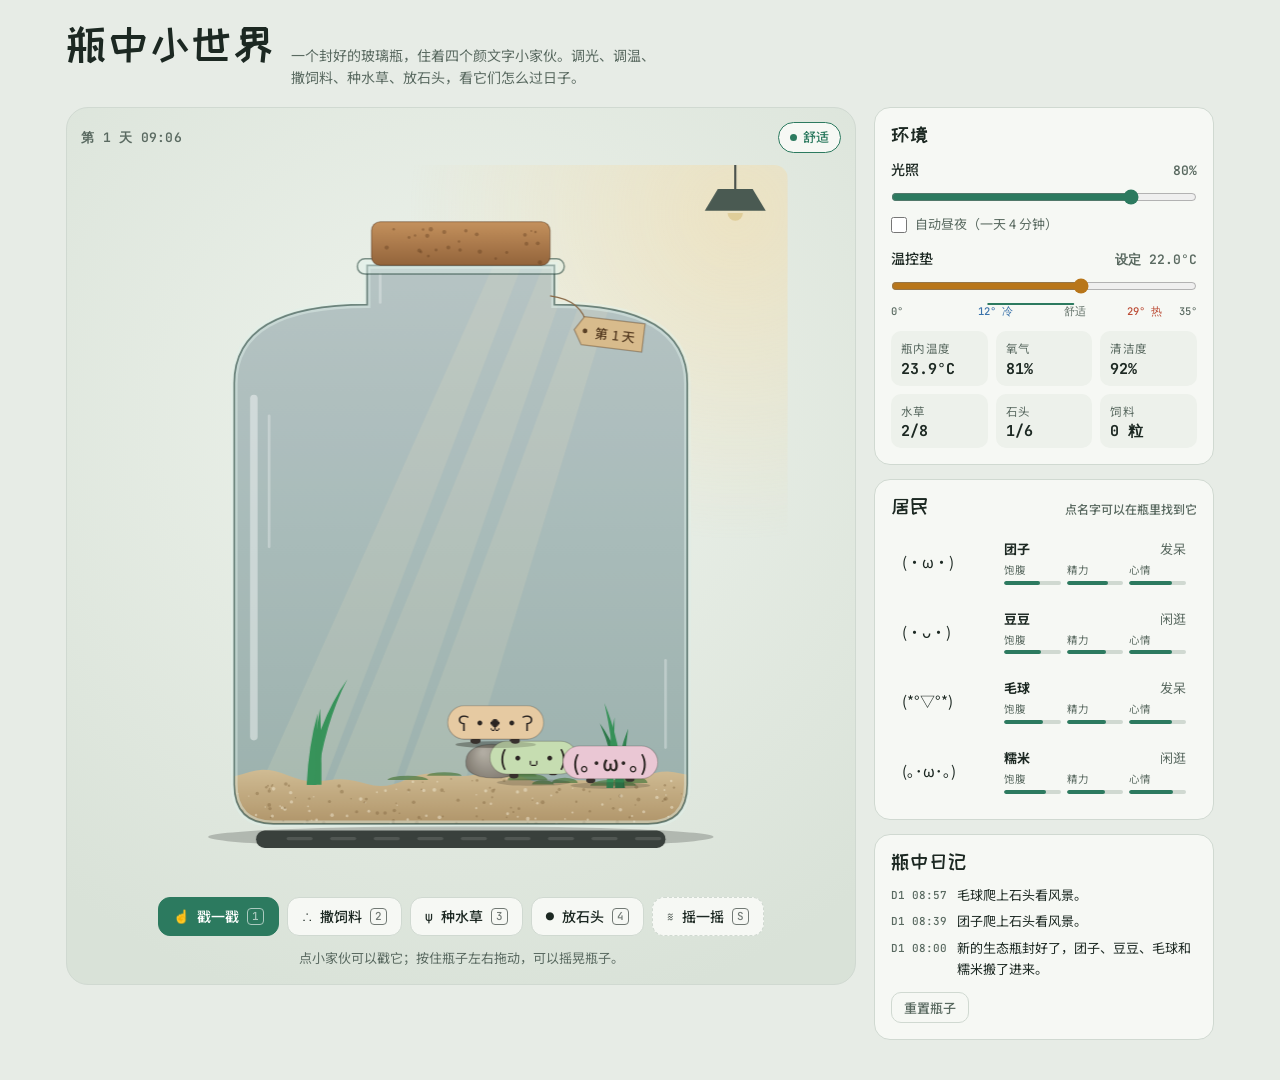
<file: Bottle_Ecosystem/index.html>
<!doctype html>
<html lang="zh-CN">
<head>
<meta charset="utf-8">
<meta name="viewport" content="width=device-width, initial-scale=1, viewport-fit=cover">
<!-- ARTIFACT-START -->
<title>瓶中小世界</title>
<meta name="claude:viewport-fit-sides" content="cover">
<link rel="preconnect" href="https://fonts.googleapis.com">
<link rel="preconnect" href="https://fonts.gstatic.com" crossorigin>
<link rel="stylesheet" href="https://fonts.googleapis.com/css2?family=ZCOOL+KuaiLe&family=Noto+Sans+SC:wght@400;500;700&family=JetBrains+Mono:wght@500;700&display=swap">
<style>
/* 布局：左边是放在温控垫上的玻璃瓶舞台，右边是一条窄的控制栏；窄屏时上下堆叠 */
:root {
  --bg: #e7ece6;
  --surface: #f6f8f4;
  --surface-2: #edf1eb;
  --ink: #1c2822;
  --muted: #5a6a61;
  --line: #d0d9d1;
  --accent: #2c7a5f;
  --accent-ink: #ffffff;
  --lamp: #b8761a;
  --cold: #3a72aa;
  --hot: #bb4a33;
  --warn: #a86d12;
  --stage: #d9e2d8;
  --stage-hi: #eef3ec;
  --display: "ZCOOL KuaiLe", "Noto Sans SC", "PingFang SC", "Microsoft YaHei", sans-serif;
  --body: "Noto Sans SC", "PingFang SC", "Microsoft YaHei", "Hiragino Sans GB", system-ui, sans-serif;
  --mono: "JetBrains Mono", ui-monospace, "SFMono-Regular", Menlo, Consolas, monospace;
}
@media (prefers-color-scheme: dark) {
  :root:not([data-theme="light"]) {
    --bg: #111814; --surface: #19221d; --surface-2: #1f2a24; --ink: #e2ebe5; --muted: #93a49a; --line: #2c3a32;
    --accent: #62c09b; --accent-ink: #0d1a14; --lamp: #f0b357; --cold: #82b5ea; --hot: #f08b72; --warn: #e5b05a;
    --stage: #172019; --stage-hi: #223027;
    color-scheme: dark;
  }
}
:root[data-theme="dark"] {
  --bg: #111814; --surface: #19221d; --surface-2: #1f2a24; --ink: #e2ebe5; --muted: #93a49a; --line: #2c3a32;
  --accent: #62c09b; --accent-ink: #0d1a14; --lamp: #f0b357; --cold: #82b5ea; --hot: #f08b72; --warn: #e5b05a;
  --stage: #172019; --stage-hi: #223027;
  color-scheme: dark;
}

* { box-sizing: border-box; }
body {
  margin: 0;
  background: var(--bg);
  color: var(--ink);
  font: 14px/1.6 var(--body);
  -webkit-font-smoothing: antialiased;
}
.app {
  max-width: 1180px;
  margin: 0 auto;
  padding-block: 20px 40px;
  padding-left: max(16px, env(safe-area-inset-left, 0px));
  padding-right: max(16px, env(safe-area-inset-right, 0px));
  display: grid;
  gap: 18px;
}
.top { display: flex; flex-wrap: wrap; align-items: baseline; gap: 6px 16px; }
.top h1 {
  margin: 0;
  font: 400 clamp(30px, 5vw, 44px)/1.1 var(--display);
  letter-spacing: 0.04em;
  text-wrap: balance;
}
.top p { margin: 0; color: var(--muted); max-width: 46ch; }

.layout { display: grid; gap: 18px; grid-template-columns: minmax(0, 1fr); align-items: start; }
@media (min-width: 900px) { .layout { grid-template-columns: minmax(0, 1fr) 340px; } }

.stage {
  position: relative;
  background: radial-gradient(ellipse 80% 70% at 50% 35%, var(--stage-hi), var(--stage));
  border: 1px solid var(--line);
  border-radius: 22px;
  padding: 14px 14px 16px;
  display: grid;
  gap: 12px;
  min-width: 0;
}
.stage-bar { display: flex; flex-wrap: wrap; align-items: center; justify-content: space-between; gap: 8px; }
.clock { font: 600 13px/1 var(--mono); color: var(--muted); letter-spacing: 0.02em; font-variant-numeric: tabular-nums; }
.chip {
  display: inline-flex; align-items: center; gap: 6px;
  padding: 4px 11px; border-radius: 999px;
  font-size: 13px; font-weight: 500;
  border: 1px solid currentColor;
  color: var(--accent);
  background: var(--surface);
}
.chip::before { content: ""; width: 7px; height: 7px; border-radius: 50%; background: currentColor; }
.chip[data-level="warn"] { color: var(--warn); }
.chip[data-level="bad"] { color: var(--hot); }
.chip[data-level="cold"] { color: var(--cold); }

.canvas-wrap { width: min(100%, calc(80vh * 600 / 660)); margin: 0 auto; position: relative; }
canvas#jar {
  display: block; width: 100%; max-width: 100%; aspect-ratio: 600 / 660; height: auto;
  touch-action: none; user-select: none; -webkit-user-select: none;
  cursor: grab; border-radius: 14px;
}
canvas#jar[data-tool="food"] { cursor: copy; }
canvas#jar[data-tool="plant"], canvas#jar[data-tool="stone"] { cursor: crosshair; }
canvas#jar.grabbing { cursor: grabbing; }
canvas#jar:focus-visible { outline: 2px solid var(--accent); outline-offset: 4px; }

.toast {
  position: absolute; left: 50%; top: 12px; transform: translateX(-50%);
  background: var(--ink); color: var(--bg);
  padding: 6px 14px; border-radius: 999px; font-size: 13px; white-space: nowrap;
  max-width: calc(100% - 24px); overflow: hidden; text-overflow: ellipsis;
  pointer-events: none;
}

.tools { display: flex; flex-wrap: wrap; justify-content: center; gap: 8px; }
.tool {
  appearance: none; font: 500 14px/1 var(--body); color: var(--ink);
  background: var(--surface); border: 1px solid var(--line); border-radius: 12px;
  padding: 10px 14px; display: inline-flex; align-items: center; gap: 8px; cursor: pointer;
  transition: transform .12s ease, background-color .12s ease, border-color .12s ease;
}
.tool:hover { border-color: var(--accent); }
.tool:active { transform: translateY(1px); }
.tool:focus-visible, .btn:focus-visible, .res:focus-visible, input:focus-visible { outline: 2px solid var(--accent); outline-offset: 2px; }
.tool[aria-pressed="true"] { background: var(--accent); color: var(--accent-ink); border-color: var(--accent); }
.tool kbd { font: 500 11px/1 var(--mono); opacity: .6; border: 1px solid currentColor; border-radius: 4px; padding: 2px 4px; }
.tool .ico { font-family: var(--mono); font-size: 13px; }
.tool.shake { border-style: dashed; }
.hint { margin: 0; text-align: center; color: var(--muted); font-size: 13px; min-height: 1.6em; }

.panel { display: grid; gap: 14px; min-width: 0; }
.card {
  background: var(--surface); border: 1px solid var(--line); border-radius: 16px;
  padding: 14px 16px 16px; display: grid; gap: 12px; min-width: 0;
}
.card h2 { margin: 0; font: 400 20px/1.2 var(--display); letter-spacing: 0.05em; display: flex; justify-content: space-between; align-items: baseline; }
.card h2 small { font: 500 12px/1 var(--body); color: var(--muted); letter-spacing: 0; }

.ctrl { display: grid; gap: 6px; }
.ctrl-head { display: flex; justify-content: space-between; align-items: baseline; gap: 8px; }
.ctrl-head label { font-weight: 500; }
.ctrl output { font: 600 13px/1 var(--mono); font-variant-numeric: tabular-nums; color: var(--muted); }
input[type="range"] { width: 100%; margin: 0; accent-color: var(--accent); height: 22px; }
#temp { accent-color: var(--lamp); }
.scale { position: relative; height: 16px; font: 500 10.5px/1 var(--mono); color: var(--muted); }
.scale span { position: absolute; top: 3px; transform: translateX(-50%); white-space: nowrap; }
.scale span:first-child { transform: none; }
.scale span:last-child { transform: translateX(-100%); }
.scale .band { position: absolute; top: 0; height: 2px; background: var(--accent); border-radius: 2px; }
.scale .c { color: var(--cold); }
.scale .h { color: var(--hot); }
.check { display: inline-flex; align-items: center; gap: 8px; cursor: pointer; font-size: 13px; color: var(--muted); }
.check input { accent-color: var(--accent); width: 16px; height: 16px; margin: 0; }

.readouts { display: grid; grid-template-columns: repeat(3, minmax(0, 1fr)); gap: 8px; margin: 0; }
.readouts div { background: var(--surface-2); border-radius: 10px; padding: 8px 10px; min-width: 0; }
.readouts dt { font-size: 11.5px; color: var(--muted); letter-spacing: 0.04em; }
.readouts dd { margin: 2px 0 0; font: 700 15px/1.2 var(--mono); font-variant-numeric: tabular-nums; }
.readouts dd[data-level="warn"] { color: var(--warn); }
.readouts dd[data-level="bad"] { color: var(--hot); }
.readouts dd[data-level="cold"] { color: var(--cold); }

.residents { list-style: none; margin: 0; padding: 0; display: grid; gap: 6px; }
.res {
  appearance: none; width: 100%; text-align: left; font: inherit; color: inherit; cursor: pointer;
  background: transparent; border: 1px solid transparent; border-radius: 12px; padding: 8px 10px;
  display: grid; grid-template-columns: 92px minmax(0, 1fr); gap: 2px 10px; align-items: center;
}
.res:hover { background: var(--surface-2); }
.res[aria-pressed="true"] { border-color: var(--accent); background: var(--surface-2); }
.res .face { grid-row: span 2; font-size: 15px; white-space: nowrap; overflow: hidden; text-overflow: clip; }
.res .who { display: flex; justify-content: space-between; gap: 8px; font-size: 13px; min-width: 0; }
.res .who b { font-weight: 700; }
.res .who span { color: var(--muted); white-space: nowrap; overflow: hidden; text-overflow: ellipsis; }
.bars { display: grid; grid-template-columns: repeat(3, minmax(0, 1fr)); gap: 6px; }
.bar { display: grid; gap: 2px; font-size: 10.5px; color: var(--muted); }
.bar i { display: block; height: 4px; border-radius: 4px; background: var(--line); overflow: hidden; }
.bar i b { display: block; height: 100%; width: 50%; background: var(--accent); border-radius: 4px; transition: width .3s ease; }
.bar i b[data-low] { background: var(--hot); }

.diary { list-style: none; margin: 0; padding: 0; display: grid; gap: 6px; max-height: 220px; overflow-y: auto; }
.diary li { display: grid; grid-template-columns: auto minmax(0, 1fr); gap: 10px; font-size: 13px; }
.diary time { font: 500 11px/1.9 var(--mono); color: var(--muted); white-space: nowrap; font-variant-numeric: tabular-nums; }
.btn {
  appearance: none; font: 500 13px/1 var(--body); color: var(--muted); background: transparent;
  border: 1px solid var(--line); border-radius: 10px; padding: 8px 12px; cursor: pointer; justify-self: start;
}
.btn:hover { color: var(--ink); border-color: var(--muted); }
.btn[data-armed] { color: var(--hot); border-color: var(--hot); }

@media (prefers-reduced-motion: reduce) {
  .tool, .bar i b { transition: none; }
}
</style>
</head>
<body>
<div class="app">
  <header class="top">
    <h1>瓶中小世界</h1>
    <p>一个封好的玻璃瓶，住着四个颜文字小家伙。调光、调温、撒饲料、种水草、放石头，看它们怎么过日子。</p>
  </header>

  <main class="layout">
    <section class="stage" aria-label="玻璃瓶">
      <div class="stage-bar">
        <span class="clock" id="clock">第 1 天 08:00</span>
        <span class="chip" id="status" data-level="ok">舒适</span>
      </div>
      <div class="canvas-wrap">
        <canvas id="jar" tabindex="0" data-tool="hand" aria-label="玻璃瓶生态。用下面的工具与瓶子互动。"></canvas>
        <div class="toast" id="toast" role="status" hidden></div>
      </div>
      <div class="tools" role="toolbar" aria-label="工具">
        <button class="tool" type="button" data-tool="hand" aria-pressed="true"><span class="ico">☝</span>戳一戳<kbd>1</kbd></button>
        <button class="tool" type="button" data-tool="food" aria-pressed="false"><span class="ico">∴</span>撒饲料<kbd>2</kbd></button>
        <button class="tool" type="button" data-tool="plant" aria-pressed="false"><span class="ico">ψ</span>种水草<kbd>3</kbd></button>
        <button class="tool" type="button" data-tool="stone" aria-pressed="false"><span class="ico">●</span>放石头<kbd>4</kbd></button>
        <button class="tool shake" type="button" id="shake"><span class="ico">≋</span>摇一摇<kbd>S</kbd></button>
      </div>
      <p class="hint" id="hint"></p>
    </section>

    <aside class="panel">
      <section class="card" aria-labelledby="env-h">
        <h2 id="env-h">环境</h2>
        <div class="ctrl">
          <div class="ctrl-head"><label for="light">光照</label><output id="light-out" for="light">80%</output></div>
          <input type="range" id="light" min="0" max="100" step="1" value="80">
          <label class="check"><input type="checkbox" id="auto"> 自动昼夜（一天 4 分钟）</label>
        </div>
        <div class="ctrl">
          <div class="ctrl-head"><label for="temp">温控垫</label><output id="temp-out" for="temp">设定 22.0°C</output></div>
          <input type="range" id="temp" min="0" max="35" step="0.5" value="22">
          <div class="scale" aria-hidden="true">
            <span style="left:0">0°</span>
            <span class="c" style="left:34.3%">12° 冷</span>
            <span class="band" style="left:45.7%;width:28.6%"></span>
            <span style="left:60%">舒适</span>
            <span class="h" style="left:82.9%">29° 热</span>
            <span style="left:100%">35°</span>
          </div>
        </div>
        <dl class="readouts">
          <div><dt>瓶内温度</dt><dd id="r-temp">22.0°C</dd></div>
          <div><dt>氧气</dt><dd id="r-o2">72%</dd></div>
          <div><dt>清洁度</dt><dd id="r-clean">92%</dd></div>
          <div><dt>水草</dt><dd id="r-plants">2/8</dd></div>
          <div><dt>石头</dt><dd id="r-stones">1/6</dd></div>
          <div><dt>饲料</dt><dd id="r-food">0 粒</dd></div>
        </dl>
      </section>

      <section class="card" aria-labelledby="res-h">
        <h2 id="res-h">居民 <small>点名字可以在瓶里找到它</small></h2>
        <ul class="residents" id="residents"></ul>
      </section>

      <section class="card" aria-labelledby="diary-h">
        <h2 id="diary-h">瓶中日记</h2>
        <ol class="diary" id="diary"></ol>
        <button class="btn" type="button" id="reset">重置瓶子</button>
      </section>
    </aside>
  </main>
</div>

<script>
(() => {
'use strict';

// ---------- 常量 ----------
const W = 600, H = 660;
const J = { top: 92, neckL: 214, neckR: 386, neckY: 128, shoulderY: 200, left: 92, right: 508, bottom: 604, r: 36 };
const FLOOR_L = J.left + 28, FLOOR_R = J.right - 28;
const G = 900;
const DAY_LEN = 240;
const COLD_IN = 12, COLD_OUT = 13, HOT_IN = 29, HOT_OUT = 28;
const MOLD_AGE = 55, ROT_AGE = 120;
const MAX_PLANTS = 8, MAX_STONES = 6, MAX_FOOD = 40;
const KNOCK = 2600, SHAKE_DUR = 0.9;
const SAVE_KEY = 'bottle-eco-v1';
const FONT = '"Noto Sans SC","PingFang SC","Microsoft YaHei","Hiragino Sans GB","Segoe UI Symbol","Apple Symbols",sans-serif';
const FACE_FONT = '500 19px ' + FONT;

const SPECIES = {
  tuanzi: { name: '团子', body: '#f5efe3', speed: 36, base: '(・ω・)', happy: '(≧ω≦)', hungry: '(・﹏・)', sleep: '(－ω－)', eat: ['(っ˘ω˘ς)', '(っ˘ڡ˘ς)'] },
  doudou: { name: '豆豆', body: '#cfe7b8', speed: 44, base: '(•ᴗ•)', happy: '(*•ᴗ•*)', hungry: '(•︵•)', sleep: '(-ᴗ-)', eat: ['(〃•ڡ•〃)', '(〃•ᴗ•〃)'] },
  maoqiu: { name: '毛球', body: '#f0d3a8', speed: 30, base: 'ʕ•ᴥ•ʔ', happy: 'ʕ≧ᴥ≦ʔ', hungry: 'ʕ;ᴥ;ʔ', sleep: 'ʕ-ᴥ-ʔ', eat: ['ʕっ•ᴥ•ʔっ', 'ʕ˘ᴥ˘ʔ'] },
  nuomi: { name: '糯米', body: '#f5d0dc', speed: 40, base: '(｡･ω･｡)', happy: '(｡>ω<｡)', hungry: '(｡ŏ﹏ŏ)', sleep: '(｡-ω-｡)', eat: ['(｡･ڡ･｡)', '(｡˘ω˘｡)'] },
};
const FACE = {
  cold: '(;°﹏°;)', hot: '(´Д`;)', dizzy: '(@_@)', poke: '(°ロ°)!', grumpy: '(¬_¬)', stuffy: '(´ε｀;)',
  warm: '(´∀`)', greetA: '(・ω・)ノ', greetB: 'ヾ(・ω・)', yuck: '(＞﹏＜)', view: '(*°▽°*)', full: '(˘ڡ˘)',
};
const STATE_LABEL = {
  idle: '发呆', walk: '闲逛', seek: '找吃的', eat: '吃东西', bed: '犯困了', sleep: '睡觉',
  cold: '冷得发抖', shade: '躲阴凉', dizzy: '晕乎乎', air: '飞起来了',
};
const TOOL_HINT = {
  hand: '点小家伙可以戳它；按住瓶子左右拖动，可以摇晃瓶子。',
  food: '点瓶内任意位置，饲料会从瓶口撒下去。别撒太多，吃不完会发霉。',
  plant: '点瓶底种一株水草。水草见光会产生氧气，还能给大家遮阴。',
  stone: '点瓶内放一块小石头。小家伙喜欢爬上去看风景，也爱靠着它睡觉。',
};

// ---------- 工具函数 ----------
const rand = (a, b) => a + Math.random() * (b - a);
const clamp = (v, a, b) => (v < a ? a : v > b ? b : v);
const lerp = (a, b, t) => a + (b - a) * t;
const pick = (arr) => arr[Math.floor(Math.random() * arr.length)];
const mixRGB = (a, b, t) => `rgb(${Math.round(lerp(a[0], b[0], t))},${Math.round(lerp(a[1], b[1], t))},${Math.round(lerp(a[2], b[2], t))})`;
const $ = (sel) => document.querySelector(sel);

// ---------- 状态 ----------
let S = null;              // 需要保存的世界状态
let FX = [];               // 粒子（不保存）
let T = 0;                 // 运行秒数
const jar = { ox: 0, oy: 0, vx: 0, vy: 0, ax: 0, ay: 0, shakeT: 0, kick: 0 };
const ui = { tool: 'hand', drag: null, hover: null, hoverC: null, selected: null, logAt: {}, shakes: [], diaryN: -1, toastT: 0 };
const reduceMotion = window.matchMedia && window.matchMedia('(prefers-reduced-motion: reduce)').matches;

function sandY(x) { return 562 + 5 * Math.sin(x * 0.031 + 1.3) + 3 * Math.sin(x * 0.087 + 0.4); }

function groundY(x) {
  let y = sandY(x);
  for (const s of S.stones) {
    if (!s.landed) continue;
    const dx = (x - s.x) / s.rx;
    if (dx > -1 && dx < 1) {
      const top = s.cy - s.ry * Math.sqrt(1 - dx * dx);
      if (top < y) y = top;
    }
  }
  return y;
}

function supportY(x, rx) { return Math.min(groundY(x - rx * 0.5), groundY(x), groundY(x + rx * 0.5)); }

// 瓶子在高度 y 处的内壁左右边界（与瓶肩的二次曲线一致）
function wallAt(y) {
  if (y >= J.shoulderY) return [J.left + 10, J.right - 10];
  const tm = clamp((J.shoulderY - y) / (J.shoulderY - J.neckY), 0, 1);
  const e = (1 - Math.sqrt(1 - tm)) ** 2;
  return [lerp(J.left + 10, J.neckL + 8, e), lerp(J.right - 10, J.neckR - 8, e)];
}

function mkCreature(sp, x) {
  return {
    id: S.nextId++, sp, name: SPECIES[sp].name, x, y: sandY(x), vx: 0, vy: 0, air: false, airSoft: false, airT: 0,
    dir: 1, tx: x, state: 'idle', st: rand(0.5, 2), sat: rand(70, 90), en: rand(70, 95), mood: 70,
    dizzy: 0, poke: 0, chew: 0, emote: '', emoteT: 0, say: '', sayT: 0, walkPh: 0, greetCd: rand(5, 15),
    foodId: null, moving: false, w: 60,
  };
}

function mkPlant(x, h) {
  const n = 3 + Math.floor(Math.random() * 3);
  const blades = [];
  for (let i = 0; i < n; i++) blades.push({ off: rand(-7, 7), lean: rand(-0.35, 0.35), len: rand(0.6, 1), w: rand(2.6, 4.4), tone: Math.random() });
  return { id: S.nextId++, x, baseY: sandY(x) + 3, h, maxH: rand(80, 135), blades, ph: rand(0, 6.28), sway: 0, swayV: 0, health: 1 };
}

function mkStone(x) {
  const shape = [];
  for (let i = 0; i < 12; i++) shape.push(rand(0.93, 1.05));
  return { id: S.nextId++, x, y: J.top + 20, vx: 0, vy: 0, landed: false, rx: rand(20, 30), ry: rand(12, 18), cy: 0, shape, tone: Math.random() };
}

function freshState() {
  S = {
    v: 1, nextId: 1, logN: 0,
    env: { light: 80, setTemp: 22, temp: 22, o2: 72, clean: 92, clock: 8 / 24, day: 1, auto: false, isCold: false, isHot: false, huddle: null },
    creatures: [], plants: [], stones: [], food: [], diary: [],
  };
  S.plants.push(mkPlant(168, 92), mkPlant(442, 70));
  const st = mkStone(330);
  st.cy = st.y = supportY(330, st.rx) - st.ry * 0.55;
  st.landed = true;
  S.stones.push(st);
  S.creatures.push(mkCreature('tuanzi', 205), mkCreature('doudou', 270), mkCreature('maoqiu', 390), mkCreature('nuomi', 460));
  for (const c of S.creatures) c.y = groundY(c.x);
  log('新的生态瓶封好了，团子、豆豆、毛球和糯米搬了进来。');
}

function valid(d) {
  return d && d.v === 1 && d.env && typeof d.env.temp === 'number' &&
    Array.isArray(d.creatures) && d.creatures.length > 0 &&
    Array.isArray(d.plants) && Array.isArray(d.stones) && Array.isArray(d.food) && Array.isArray(d.diary);
}

// ---------- 日记 / 提示 ----------
function stamp() {
  const m = Math.floor(S.env.clock * 24 * 60);
  const hh = String(Math.floor(m / 60) % 24).padStart(2, '0');
  const mm = String(m % 60).padStart(2, '0');
  return `第 ${S.env.day} 天 ${hh}:${mm}`;
}
function log(text) {
  S.diary.push({ t: stamp(), text });
  if (S.diary.length > 40) S.diary.shift();
  S.logN++;
}
function logOnce(key, text, cd) {
  if (ui.logAt[key] !== undefined && T - ui.logAt[key] < cd) return;
  ui.logAt[key] = T;
  log(text);
}
function toast(text) {
  const el = $('#toast');
  el.textContent = text;
  el.hidden = false;
  ui.toastT = 2.2;
}
function say(c, text, dur = 2.2) { c.say = text; c.sayT = dur; }
function someoneTalking() { return S.creatures.some((c) => c.sayT > 0); }

// ---------- 粒子 ----------
function fx(type, x, y, o) {
  if (FX.length > 240) return;
  FX.push(Object.assign({ type, x, y, vx: 0, vy: 0, t: 0, dur: 1 }, o));
}
function updateFX(dt) {
  for (const p of FX) {
    p.t += dt;
    if (p.type === 'sand' || p.type === 'sweat' || p.type === 'crumb') {
      p.vy += G * 0.6 * dt;
      const gy = groundY(p.x);
      if (p.y >= gy) { p.y = gy; p.vx *= 0.5; p.vy = 0; }
    }
    p.x += p.vx * dt;
    p.y += p.vy * dt;
  }
  FX = FX.filter((p) => p.t < p.dur);
}

// ---------- 环境 ----------
function sunLight(clock) {
  if (clock < 0.25 || clock > 0.75) return 8;
  const s = Math.sin(Math.PI * (clock - 0.25) / 0.5);
  return Math.round(8 + 92 * Math.pow(s, 0.5));
}

function envScore() {
  const e = S.env, t = e.temp;
  const ts = t >= 16 && t <= 26 ? 100 : t < 16 ? clamp((t - 6) / 10 * 100, 0, 100) : clamp((34 - t) / 8 * 100, 0, 100);
  const os = clamp((e.o2 - 10) / 40 * 100, 0, 100);
  return 0.4 * ts + 0.3 * os + 0.3 * e.clean;
}

function updateEnv(dt) {
  const e = S.env;
  e.clock += dt / DAY_LEN;
  if (e.clock >= 1) { e.clock -= 1; e.day++; log(`第 ${e.day} 天开始了。`); }
  if (e.auto) e.light = sunLight(e.clock);

  // 温控垫决定基准温度，灯光会额外烘热瓶子最多 3°C
  const target = e.setTemp + e.light * 0.03;
  e.temp += (target - e.temp) * (1 - Math.exp(-dt / 7));

  let prod = 0;
  for (const p of S.plants) prod += (p.h / 100) * p.health;
  prod *= (e.light / 100) * 0.9;
  let cons = 0;
  for (const c of S.creatures) cons += c.state === 'sleep' ? 0.025 : 0.06;
  e.o2 = clamp(e.o2 + (prod - cons + (45 - e.o2) * 0.006) * dt, 0, 100);

  let mold = 0;
  for (const f of S.food) if (f.age > MOLD_AGE) mold++;
  const cleanUp = S.plants.length * 0.015 * (e.light > 20 ? 1 : 0.4);
  e.clean = clamp(e.clean + (cleanUp - mold * 0.12 - 0.01) * dt, 0, 100);

  if (!e.isCold && e.temp < COLD_IN) {
    e.isCold = true;
    const xs = S.creatures.map((c) => c.x);
    const cx = clamp(xs.reduce((a, b) => a + b, 0) / xs.length, FLOOR_L + 70, FLOOR_R - 70);
    e.huddle = { cx, order: S.creatures.slice().sort((a, b) => a.x - b.x).map((c) => c.id) };
    log('太冷了！大家挤成一团，缩成了 (;°﹏°;)');
  } else if (e.isCold && e.temp >= COLD_OUT) {
    e.isCold = false;
    e.huddle = null;
    log('回暖了，大家慢慢散开。');
  }
  if (!e.isHot && e.temp > HOT_IN) { e.isHot = true; log('太热了，大家都去找阴凉。'); }
  else if (e.isHot && e.temp <= HOT_OUT) { e.isHot = false; log('凉快下来了。'); }

  if (e.o2 < 25) logOnce('o2', '瓶里有点闷，氧气不够了。多种些水草，把灯开亮一点。', 60);
  if (e.clean < 40) logOnce('dirty', '发霉的饲料把瓶子弄脏了。水草会慢慢净化。', 60);
}

// ---------- 摇晃 ----------
function updateJar(dt) {
  const px = jar.ox, py = jar.oy;
  if (ui.drag) {
    jar.ox = clamp(ui.drag.dx, -48, 48);
    jar.oy = clamp(ui.drag.dy, -26, 26);
  } else if (jar.shakeT > 0) {
    jar.shakeT = Math.max(0, jar.shakeT - dt);
    const k = jar.shakeT / SHAKE_DUR, t = SHAKE_DUR - jar.shakeT;
    jar.ox = 18 * Math.sin(t * 36) * k;
    jar.oy = 7 * Math.sin(t * 29 + 1) * k;
  } else {
    const f = 1 - Math.exp(-dt * 12);
    jar.ox -= jar.ox * f;
    jar.oy -= jar.oy * f;
  }
  jar.kick = Math.max(0, jar.kick - dt * 6);
  const vx = (jar.ox - px) / dt, vy = (jar.oy - py) / dt;
  jar.ax = clamp(lerp(jar.ax, (vx - jar.vx) / dt, 0.5), -40000, 40000);
  jar.ay = clamp(lerp(jar.ay, (vy - jar.vy) / dt, 0.5), -40000, 40000);
  jar.vx = vx;
  jar.vy = vy;

  const amag = Math.hypot(jar.ax, jar.ay);
  if (amag > KNOCK) {
    let flew = 0;
    const k = Math.min(1.4, amag / 8000);
    for (const c of S.creatures) {
      if (c.air) continue;
      if (c.state === 'sleep') logOnce('wake' + c.id, `${c.name}被晃醒了。`, 20);
      c.air = true; c.airSoft = false; c.airT = 0;
      c.vx = -jar.ax * 0.03 + rand(-70, 70);
      c.vy = -rand(140, 280) * k;
      c.state = 'air';
      c.mood = Math.max(0, c.mood - 5);
      flew++;
    }
    for (const f of S.food) {
      if (!f.settled) continue;
      f.settled = false;
      f.vx = -jar.ax * 0.03 + rand(-80, 80);
      f.vy = -rand(120, 300) * k;
    }
    if (flew) {
      if (!ui.shakes.length || T - ui.shakes[ui.shakes.length - 1] > 1.5) ui.shakes.push(T);
      ui.shakes = ui.shakes.filter((t) => T - t < 20);
      logOnce('shake', '瓶子被摇晃了，大家都飞了起来！', 6);
      if (ui.shakes.length >= 3) {
        if (ui.logAt['shake-much'] === undefined || T - ui.logAt['shake-much'] > 20) {
          for (const c of S.creatures) c.mood = Math.max(0, c.mood - 10);
          say(pick(S.creatures), '别摇啦！');
        }
        logOnce('shake-much', '摇得太多了，大家有点生气。', 20);
      }
    }
  }
}

function startShake() { jar.shakeT = SHAKE_DUR; }

// ---------- 世界更新 ----------
function updatePlants(dt) {
  const e = S.env;
  const tempF = e.temp < 10 ? 0 : e.temp < 15 ? 0.4 : e.temp > 32 ? 0.3 : 1;
  const grow = 1.2 * (e.light / 100) * tempF * (e.clean > 30 ? 1 : 0.5);
  const healthy = e.light > 15 && e.temp >= 8 && e.temp <= 33 ? 1 : 0.35;
  for (const p of S.plants) {
    p.h = Math.min(p.maxH, p.h + grow * dt);
    p.health += (healthy - p.health) * (1 - Math.exp(-dt / 20));
    p.swayV += (-p.sway * 30 - jar.ax * 0.0008) * dt;
    p.swayV *= Math.exp(-dt * 3);
    p.sway = clamp(p.sway + p.swayV * dt, -1.2, 1.2);
  }
}

function updateStones(dt) {
  for (const s of S.stones) {
    if (s.landed) continue;
    s.vy += G * dt;
    s.x += s.vx * dt;
    s.y += s.vy * dt;
    const [wl, wr] = wallAt(s.y);
    s.x = clamp(s.x, Math.max(wl + s.rx, FLOOR_L), Math.min(wr - s.rx, FLOOR_R));
    const target = supportY(s.x, s.rx) - s.ry * 0.55;
    if (s.y >= target) {
      s.y = s.cy = target;
      s.landed = true;
      s.vx = s.vy = 0;
      jar.kick = 1;
      for (let i = 0; i < 12; i++) fx('sand', s.x + rand(-s.rx, s.rx), s.cy + s.ry * 0.4, { vx: rand(-90, 90), vy: rand(-160, -60), dur: rand(0.6, 1) });
      for (const c of S.creatures) {
        if (c.air || Math.abs(c.x - s.x) > s.rx + c.w * 0.3) continue;
        c.air = true; c.airSoft = true; c.airT = 0;
        c.vy = -220;
        c.vx = (c.x >= s.x ? 1 : -1) * 150;
        say(c, '吓一跳！');
      }
      logOnce('stone', '放进了一块小石头。', 5);
    }
  }
}

function updateFood(dt) {
  for (const f of S.food) {
    f.age += dt;
    if (!f.settled) {
      f.vy += (G * 0.75 - jar.ay * 0.6) * dt;
      f.vx += -jar.ax * 0.6 * dt;
      f.x += f.vx * dt;
      f.y += f.vy * dt;
      const [wl, wr] = wallAt(f.y);
      if (f.x < wl + 4) { f.x = wl + 4; f.vx = Math.abs(f.vx) * 0.4; }
      else if (f.x > wr - 4) { f.x = wr - 4; f.vx = -Math.abs(f.vx) * 0.4; }
      if (f.y < J.top + 10) { f.y = J.top + 10; f.vy = Math.abs(f.vy) * 0.3; }
      const gy = groundY(f.x) - 2;
      if (f.y >= gy && f.vy > 0) {
        f.y = gy;
        if (f.vy > 220) { f.vy *= -0.25; f.vx *= 0.6; }
        else { f.settled = true; f.vx = f.vy = 0; }
      }
    } else {
      f.y = groundY(f.x) - 2;
    }
  }
  const before = S.food.length;
  S.food = S.food.filter((f) => f.age < ROT_AGE);
  if (S.food.length < before) {
    S.env.clean = Math.max(0, S.env.clean - 2 * (before - S.food.length));
    logOnce('rot', '没吃完的饲料烂掉了，瓶子脏了一点。', 30);
  }
}

function speedOf(c) {
  const e = S.env;
  let v = SPECIES[c.sp].speed;
  if (e.isHot) v *= 0.55;
  if (e.isCold) v *= 0.45;
  if (e.light < 20) v *= 0.8;
  if (c.sat < 20) v *= 0.75;
  if (c.mood < 30) v *= 0.8;
  return v;
}

function settle(c, dt) {
  const gy = groundY(c.x);
  c.y += (gy - c.y) * Math.min(1, dt * 14);
}

function walkTo(c, tx, dt, sp) {
  const dx = tx - c.x;
  if (Math.abs(dx) < 3) { settle(c, dt); return true; }
  c.dir = Math.sign(dx);
  c.x = clamp(c.x + c.dir * Math.min(Math.abs(dx), sp * dt), FLOOR_L, FLOOR_R);
  c.walkPh += dt * sp / 14;
  c.moving = true;
  settle(c, dt);
  return Math.abs(tx - c.x) < 3;
}

function setState(c, s, st = 0) { c.state = s; c.st = st; }

function nearestFood(c) {
  let best = null, bd = Infinity;
  for (const f of S.food) {
    if (f.age > MOLD_AGE && c.sat > 18) continue;
    const d = Math.abs(f.x - c.x) + (f.settled ? 0 : 30);
    if (d < bd) { bd = d; best = f; }
  }
  return best;
}

function nearestThing(c, list, minH) {
  let best = null, bd = Infinity;
  for (const o of list) {
    if (minH && o.h < minH) continue;
    if (o.landed === false) continue;
    const d = Math.abs(o.x - c.x);
    if (d < bd) { bd = d; best = o; }
  }
  return best;
}

function sleepSpot(c) {
  const side = c.id % 2 ? -1 : 1;
  const p = nearestThing(c, S.plants), s = nearestThing(c, S.stones);
  let o = p;
  if (s && (!p || Math.abs(s.x - c.x) < Math.abs(p.x - c.x))) o = s;
  if (!o) return c.x;
  const gap = o.rx ? o.rx + 14 : rand(12, 22);
  return clamp(o.x + side * gap, FLOOR_L, FLOOR_R);
}

function shadeSpot(c) {
  const p = nearestThing(c, S.plants, 40);
  if (p) return clamp(p.x + rand(-10, 10), FLOOR_L, FLOOR_R);
  const s = nearestThing(c, S.stones);
  if (s) return clamp(s.x - s.rx - 12, FLOOR_L, FLOOR_R);
  return FLOOR_L + 20 + (c.id % 4) * 26;   // 台灯在右上方，左边阴凉些
}

function pickWander(c) {
  const stones = S.stones.filter((s) => s.landed);
  if (stones.length && Math.random() < 0.25) { c.toView = true; return pick(stones).x; }
  c.toView = false;
  return clamp(c.x + rand(-170, 170), FLOOR_L, FLOOR_R);
}

function tryGreet(c) {
  if (c.greetCd > 0 || S.env.isCold) return;
  for (const d of S.creatures) {
    if (d === c || d.greetCd > 0 || d.air || !(d.state === 'idle' || d.state === 'walk')) continue;
    if (Math.abs(d.x - c.x) < 36 && Math.abs(d.y - c.y) < 20) {
      c.greetCd = rand(25, 40);
      d.greetCd = rand(25, 40);
      if (Math.random() < 0.35) return;
      c.emote = FACE.greetA; d.emote = FACE.greetB;
      c.emoteT = d.emoteT = 1.8;
      setState(c, 'idle', 1.8); setState(d, 'idle', 1.8);
      c.mood += 5; d.mood += 5;
      fx('heart', (c.x + d.x) / 2, Math.min(c.y, d.y) - 34, { vy: -22, dur: 1.4 });
      logOnce('greet', `${c.name}和${d.name}碰面，打了个招呼。`, 20);
      return;
    }
  }
}

function airStep(c, dt) {
  c.airT += dt;
  c.vy += (G - jar.ay * 0.6) * dt;
  c.vx += -jar.ax * 0.6 * dt;
  c.vx *= Math.exp(-dt * 0.8);
  c.x += c.vx * dt;
  c.y += c.vy * dt;
  const hw = c.w * 0.5 + 2;
  const [wl, wr] = wallAt(c.y - 14);
  if (c.x < wl + hw) { c.x = wl + hw; c.vx = Math.abs(c.vx) * 0.45; }
  else if (c.x > wr - hw) { c.x = wr - hw; c.vx = -Math.abs(c.vx) * 0.45; }
  if (c.y - 32 < J.top + 6) { c.y = J.top + 38; c.vy = Math.abs(c.vy) * 0.3; }
  const gy = groundY(c.x);
  if (c.y >= gy && c.vy > 0) {
    c.y = gy;
    if (c.vy > 320) { c.vy = -c.vy * 0.28; c.vx *= 0.6; return; }
    c.air = false;
    c.vx = c.vy = 0;
    c.x = clamp(c.x, FLOOR_L, FLOOR_R);
    if (!c.airSoft && c.airT > 0.3) {
      c.dizzy = rand(1.8, 3);
      setState(c, 'dizzy');
      logOnce('dizzy', `${c.name}被摇晕了 (@_@)`, 10);
    } else {
      setState(c, 'idle', rand(0.4, 1));
    }
  }
}

function updateCreature(c, dt) {
  const e = S.env;
  c.moving = false;
  const sleeping = c.state === 'sleep';
  c.sat = clamp(c.sat - dt * 0.55 * (e.isCold ? 1.5 : 1) * (sleeping ? 0.45 : 1), 0, 100);
  c.en = sleeping ? clamp(c.en + dt * 3, 0, 100) : clamp(c.en - dt * (c.state === 'walk' ? 0.5 : 0.32) * (e.isCold ? 1.4 : 1), 0, 100);
  let mt = 55 + (c.sat - 50) * 0.35 + (c.en - 50) * 0.15 + (envScore() - 60) * 0.4;
  if (e.isCold) mt -= 20;
  if (e.isHot) mt -= 12;
  c.mood += (clamp(mt, 0, 100) - c.mood) * (1 - Math.exp(-dt / 12));
  c.mood = clamp(c.mood, 0, 100);
  c.poke = Math.max(0, c.poke - dt);
  c.emoteT = Math.max(0, c.emoteT - dt);
  c.sayT = Math.max(0, c.sayT - dt);
  c.greetCd = Math.max(0, c.greetCd - dt);

  if (c.air) { airStep(c, dt); return; }

  if (c.state === 'dizzy') {
    c.dizzy -= dt;
    settle(c, dt);
    if (c.dizzy <= 0) setState(c, 'idle', rand(0.5, 1.2));
    return;
  }

  // 太冷：所有人醒来，挤到一起发抖
  if (e.isCold) {
    if (c.state !== 'cold') {
      if (sleeping) say(c, '好冷…冻醒了');
      setState(c, 'cold');
    }
    const h = e.huddle;
    const idx = Math.max(0, h.order.indexOf(c.id));
    const tx = h.cx + (idx - (h.order.length - 1) / 2) * 44;
    if (walkTo(c, tx, dt, speedOf(c))) {
      if (Math.random() < dt * 0.8) fx('puff', c.x + 10, c.y - 22, { vx: rand(4, 12), vy: -8, dur: 1.1 });
      if (Math.random() < dt * 0.12 && !someoneTalking()) say(c, pick(['好冷…', '抱紧一点', '哆哆嗦嗦', '想晒太阳']));
    }
    return;
  }
  if (c.state === 'cold') {
    setState(c, 'idle', rand(0.8, 1.6));
    c.emote = FACE.warm;
    c.emoteT = 1.6;
    if (!someoneTalking()) say(c, '暖和了～');
  }

  if (c.state === 'sleep') {
    const wakeUp = (e.light > 45 && c.en > 60) || (e.light >= 22 && c.en >= 99) || (c.sat < 15 && S.food.length > 0);
    if (wakeUp) {
      setState(c, 'idle', rand(0.8, 1.5));
      if (!someoneTalking()) say(c, pick(['早～', '睡饱了', '哈～欠']));
      logOnce('wake' + c.id, `${c.name}睡醒了。`, 30);
    } else if (Math.random() < dt * 0.7) {
      fx('z', c.x + 14, c.y - 32, { vx: rand(6, 12), vy: -16, dur: 2 });
    }
    settle(c, dt);
    return;
  }

  if (c.state === 'eat') {
    c.chew -= dt;
    if (Math.random() < dt * 3) fx('crumb', c.x + rand(-6, 6), c.y - 12, { vx: rand(-30, 30), vy: -40, dur: 0.6 });
    if (c.chew <= 0) {
      c.sat = Math.min(100, c.sat + 26);
      c.mood = Math.min(100, c.mood + 6);
      fx('heart', c.x, c.y - 34, { vy: -22, dur: 1.2 });
      if (c.sat > 92) { c.emote = FACE.full; c.emoteT = 1.4; if (!someoneTalking()) say(c, '吃饱啦'); }
      setState(c, 'idle', rand(1, 2));
    }
    settle(c, dt);
    return;
  }

  const sp = speedOf(c);

  // 肚子饿：去找最近的饲料
  const hungry = c.sat < 62;
  if (hungry && c.state !== 'seek') {
    const f = nearestFood(c);
    if (f) { c.foodId = f.id; setState(c, 'seek'); }
  }
  if (c.state === 'seek') {
    let f = S.food.find((o) => o.id === c.foodId);
    if (!f) {
      f = hungry ? nearestFood(c) : null;
      if (!f) { c.foodId = null; setState(c, 'idle', rand(0.5, 1.2)); return; }
      c.foodId = f.id;
    }
    walkTo(c, f.x, dt, sp * 1.15);
    if (Math.abs(f.x - c.x) < 8 && f.settled) {
      S.food = S.food.filter((o) => o !== f);
      c.foodId = null;
      c.chew = 2.2;
      setState(c, 'eat');
      if (f.age > MOLD_AGE) {
        c.mood = Math.max(0, c.mood - 12);
        c.emote = FACE.yuck; c.emoteT = 1.5;
        say(c, '呸，发霉了…');
      } else {
        logOnce('eat' + c.id, `${c.name}吃到了一粒饲料。`, 15);
      }
    }
    return;
  }
  if (c.sat < 25 && !S.food.length) {
    logOnce('hungry', '大家肚子饿了，撒点饲料吧。', 60);
    if (Math.random() < dt * 0.08 && !someoneTalking()) say(c, '肚子饿了…');
  }

  // 犯困：找个靠着水草或石头的地方睡
  const sleepy = c.en < 20 || (e.light < 22 && c.en < 85);
  if (sleepy && c.state !== 'bed' && c.state !== 'shade') { c.tx = sleepSpot(c); setState(c, 'bed'); }
  if (c.state === 'bed') {
    if (walkTo(c, c.tx, dt, sp * 0.7)) {
      setState(c, 'sleep');
      logOnce('sleep' + c.id, `${c.name}睡着了 zZ`, 40);
    }
    return;
  }

  // 太热：躲到水草下面
  if (e.isHot) {
    if (c.state !== 'shade') { c.tx = shadeSpot(c); setState(c, 'shade'); }
    if (walkTo(c, c.tx, dt, sp)) {
      if (Math.random() < dt * 0.6) fx('sweat', c.x + c.w * 0.4, c.y - 26, { vx: 10, vy: -20, dur: 0.8 });
      if (sleepy) setState(c, 'sleep');
    }
    return;
  }
  if (c.state === 'shade') setState(c, 'idle', rand(0.5, 1));

  if (c.state === 'idle') {
    c.st -= dt;
    settle(c, dt);
    tryGreet(c);
    if (c.st <= 0) { c.tx = pickWander(c); setState(c, 'walk'); }
    return;
  }
  if (c.state === 'walk') {
    if (walkTo(c, c.tx, dt, sp)) {
      setState(c, 'idle', rand(1, 3.5));
      if (c.toView && groundY(c.x) < sandY(c.x) - 8) {
        c.emote = FACE.view; c.emoteT = 1.6;
        if (!someoneTalking() && Math.random() < 0.5) say(c, '风景真好');
        logOnce('view' + c.id, `${c.name}爬上石头看风景。`, 40);
      }
    }
    tryGreet(c);
    return;
  }
  setState(c, 'idle', 1);
}

function update(dt) {
  updateEnv(dt);
  updateJar(dt);
  updatePlants(dt);
  updateStones(dt);
  updateFood(dt);
  for (const c of S.creatures) updateCreature(c, dt);
  updateFX(dt);
  if (ui.toastT > 0) { ui.toastT -= dt; if (ui.toastT <= 0) $('#toast').hidden = true; }
}

// ---------- 交互 ----------
function dropFood(x) {
  if (S.food.length >= MAX_FOOD) { toast('饲料已经够多了，先让大家吃完吧'); return; }
  const tx = clamp(x, FLOOR_L, FLOOR_R);
  for (let i = 0; i < 3; i++) {
    const x0 = rand(J.neckL + 24, J.neckR - 24), y0 = J.top + 14;
    const txi = clamp(tx + rand(-14, 14), FLOOR_L, FLOOR_R);
    const tf = Math.sqrt(2 * (groundY(txi) - 2 - y0) / (G * 0.75));
    S.food.push({ id: S.nextId++, x: x0, y: y0, vx: (txi - x0) / tf, vy: 0, settled: false, age: 0 });
  }
  logOnce('feed', '撒了一把饲料。', 8);
}

function plantAt(x) {
  if (S.plants.length >= MAX_PLANTS) { toast(`水草最多种 ${MAX_PLANTS} 株`); return; }
  x = clamp(x, FLOOR_L + 6, FLOOR_R - 6);
  if (S.plants.some((p) => Math.abs(p.x - x) < 14)) { toast('这里已经有水草了，换个地方吧'); return; }
  S.plants.push(mkPlant(x, 10));
  for (let i = 0; i < 8; i++) fx('spark', x + rand(-10, 10), sandY(x) - rand(4, 20), { vy: -rand(10, 30), dur: rand(0.6, 1.1) });
  logOnce('plant', '种下了一株水草。', 5);
}

function dropStone(x) {
  if (S.stones.length >= MAX_STONES) { toast(`石头最多放 ${MAX_STONES} 块`); return; }
  const s = mkStone(x);
  const x0 = clamp(x, J.neckL + s.rx + 6, J.neckR - s.rx - 6);
  const tx = clamp(x, FLOOR_L + s.rx * 0.5, FLOOR_R - s.rx * 0.5);
  const tf = Math.sqrt(2 * (sandY(tx) - s.y) / G);
  s.x = x0;
  s.vx = (tx - x0) / tf;
  S.stones.push(s);
}

function poke(c) {
  ui.selected = c.id;
  if (c.air) return;
  c.poke = 1.1;
  if (S.env.isCold) { say(c, pick(['好冷…别戳了', '抖抖抖…'])); return; }
  if (c.state === 'sleep') {
    setState(c, 'idle', 1.5);
    c.poke = 0;
    c.emote = FACE.grumpy; c.emoteT = 1.8;
    c.mood = Math.max(0, c.mood - 4);
    say(c, '干嘛呀…');
    logOnce('poke-wake' + c.id, `${c.name}被戳醒了，有点不高兴。`, 20);
    return;
  }
  if (c.state === 'eat') { say(c, '在吃呢！'); return; }
  if (c.state === 'dizzy') { say(c, '转圈圈…'); return; }
  c.air = true; c.airSoft = true; c.airT = 0;
  c.vy = -230;
  c.vx = rand(-30, 30);
  c.mood = Math.min(100, c.mood + 3);
  say(c, pick(['嗯？', '嘿嘿', '好痒～', '在呢！', '干嘛～']));
  fx('heart', c.x, c.y - 36, { vy: -24, dur: 1.1 });
}

function hitCreature(l) {
  for (let i = S.creatures.length - 1; i >= 0; i--) {
    const c = S.creatures[i];
    if (Math.abs(l.x - c.x) < c.w / 2 + 6 && l.y > c.y - 42 && l.y < c.y + 6) return c;
  }
  return null;
}
function inJarBox(l) { return l.x > J.left - 14 && l.x < J.right + 14 && l.y > J.top - 44 && l.y < J.bottom + 12; }
function inInterior(l) {
  if (l.y < J.top + 16 || l.y > J.bottom) return false;
  const [wl, wr] = wallAt(l.y);
  return l.x > wl - 4 && l.x < wr + 4;
}

// ---------- 绘制 ----------
const canvas = $('#jar');
const ctx = canvas.getContext('2d');
let dpr = 1, scale = 1;
const widthCache = new Map();
function faceWidth(face) {
  let w = widthCache.get(face);
  if (w === undefined) { ctx.font = FACE_FONT; w = ctx.measureText(face).width; widthCache.set(face, w); }
  return w;
}
function resize() {
  const r = canvas.getBoundingClientRect();
  if (!r.width) return;
  dpr = Math.min(window.devicePixelRatio || 1, 2.5);
  scale = r.width / W;
  canvas.width = Math.round(r.width * dpr);
  canvas.height = Math.round(r.width * H / W * dpr);
}
if (window.ResizeObserver) new ResizeObserver(resize).observe(canvas);
window.addEventListener('resize', resize);
if (document.fonts && document.fonts.ready) document.fonts.ready.then(() => widthCache.clear());

function rr(x, y, w, h, r) {
  ctx.beginPath();
  ctx.moveTo(x + r, y);
  ctx.arcTo(x + w, y, x + w, y + h, r);
  ctx.arcTo(x + w, y + h, x, y + h, r);
  ctx.arcTo(x, y + h, x, y, r);
  ctx.arcTo(x, y, x + w, y, r);
  ctx.closePath();
}

function jarPath() {
  ctx.beginPath();
  ctx.moveTo(J.neckL, J.top);
  ctx.lineTo(J.neckL, J.neckY);
  ctx.quadraticCurveTo(J.left, J.neckY, J.left, J.shoulderY);
  ctx.lineTo(J.left, J.bottom - J.r);
  ctx.quadraticCurveTo(J.left, J.bottom, J.left + J.r, J.bottom);
  ctx.lineTo(J.right - J.r, J.bottom);
  ctx.quadraticCurveTo(J.right, J.bottom, J.right, J.bottom - J.r);
  ctx.lineTo(J.right, J.shoulderY);
  ctx.quadraticCurveTo(J.right, J.neckY, J.neckR, J.neckY);
  ctx.lineTo(J.neckR, J.top);
  ctx.closePath();
}

// 预先生成的装饰：沙粒、苔藓、霜花、水珠、木塞纹理
const DECO = (() => {
  const speck = [], moss = [], frost = [], drops = [], cork = [];
  for (let i = 0; i < 170; i++) speck.push({ x: rand(J.left, J.right), d: rand(3, 44), r: rand(0.6, 1.8), c: Math.random() < 0.5 ? 'rgba(120,92,52,.35)' : 'rgba(255,248,226,.45)' });
  for (let i = 0; i < 9; i++) moss.push({ x: rand(FLOOR_L, FLOOR_R), w: rand(10, 26), h: rand(3, 7) });
  for (let i = 0; i < 46; i++) {
    const side = i % 3;
    const y = rand(J.shoulderY - 20, J.bottom - 10);
    const x = side === 0 ? J.left + rand(4, 26) : side === 1 ? J.right - rand(4, 26) : rand(J.left + 40, J.right - 40);
    frost.push({ x, y: side === 2 ? rand(J.neckY + 10, J.shoulderY + 30) : y, s: rand(2.5, 6), a: rand(0, Math.PI) });
  }
  for (let i = 0; i < 60; i++) {
    const nearWall = Math.random() < 0.6;
    drops.push({ x: nearWall ? (Math.random() < 0.5 ? J.left + rand(6, 40) : J.right - rand(6, 40)) : rand(J.neckL, J.neckR), y: rand(J.neckY - 10, J.shoulderY + 140), r: rand(1.2, 3.4) });
  }
  for (let i = 0; i < 26; i++) cork.push({ x: rand(J.neckL + 10, J.neckR - 10), y: rand(J.top - 34, J.top - 2), r: rand(0.8, 2) });
  return { speck, moss, frost, drops, cork };
})();

function drawOutside(L) {
  const e = S.env;
  // 台灯的光晕（在瓶子后面）
  if (L > 0.02) {
    const g = ctx.createRadialGradient(552, 44, 10, 552, 44, 300);
    g.addColorStop(0, `rgba(255,214,140,${0.42 * L})`);
    g.addColorStop(1, 'rgba(255,214,140,0)');
    ctx.fillStyle = g;
    ctx.fillRect(0, 0, W, H);
  }
  // 温控垫
  const heat = clamp((e.setTemp - 22) / 13, 0, 1), chill = clamp((14 - e.setTemp) / 14, 0, 1);
  if (heat > 0) {
    const g = ctx.createRadialGradient(W / 2, 614, 20, W / 2, 614, 240);
    g.addColorStop(0, `rgba(255,120,50,${0.35 * heat})`);
    g.addColorStop(1, 'rgba(255,120,50,0)');
    ctx.fillStyle = g;
    ctx.fillRect(40, 480, W - 80, 180);
  }
  if (chill > 0) {
    const g = ctx.createRadialGradient(W / 2, 614, 20, W / 2, 614, 240);
    g.addColorStop(0, `rgba(120,180,255,${0.3 * chill})`);
    g.addColorStop(1, 'rgba(120,180,255,0)');
    ctx.fillStyle = g;
    ctx.fillRect(40, 480, W - 80, 180);
  }
  ctx.fillStyle = 'rgba(0,0,0,.2)';
  ctx.beginPath();
  ctx.ellipse(W / 2 + jar.ox * 0.5, 616, 232, 10, 0, 0, Math.PI * 2);
  ctx.fill();
  rr(112, 610, 376, 16, 8);
  ctx.fillStyle = '#39403c';
  ctx.fill();
  for (let i = 0; i < 9; i++) {
    const x = 140 + i * 40;
    ctx.fillStyle = heat > 0 ? `rgba(255,${140 - heat * 60},60,${0.25 + 0.7 * heat})` : chill > 0 ? `rgba(130,190,255,${0.25 + 0.7 * chill})` : 'rgba(255,255,255,.12)';
    rr(x, 616, 24, 3, 1.5);
    ctx.fill();
  }
}

function drawLamp(L) {
  ctx.strokeStyle = '#4a524d';
  ctx.lineWidth = 2;
  ctx.beginPath(); ctx.moveTo(552, 0); ctx.lineTo(552, 22); ctx.stroke();
  ctx.fillStyle = '#4a5a52';
  ctx.beginPath();
  ctx.moveTo(536, 22); ctx.lineTo(568, 22); ctx.lineTo(580, 42); ctx.lineTo(524, 42); ctx.closePath();
  ctx.fill();
  ctx.fillStyle = mixRGB([96, 96, 86], [255, 232, 170], L);
  ctx.beginPath(); ctx.arc(552, 44, 7, 0, Math.PI); ctx.fill();
}

function drawInterior(L) {
  const g = ctx.createLinearGradient(0, J.top, 0, J.bottom);
  g.addColorStop(0, mixRGB([40, 56, 82], [228, 242, 234], L));
  g.addColorStop(1, mixRGB([26, 38, 58], [196, 222, 210], L));
  ctx.fillStyle = g;
  ctx.fillRect(J.left - 10, J.top - 10, J.right - J.left + 20, J.bottom - J.top + 20);
  if (L > 0.15) {
    const a = (L - 0.15) * 0.22;
    ctx.fillStyle = `rgba(255,238,196,${a})`;
    for (let i = 0; i < 3; i++) {
      const x0 = 330 + i * 46;
      ctx.beginPath();
      ctx.moveTo(x0, J.top);
      ctx.lineTo(x0 + 26, J.top);
      ctx.lineTo(x0 - 170 + i * 20, J.bottom);
      ctx.lineTo(x0 - 230 + i * 20, J.bottom);
      ctx.closePath();
      ctx.fill();
    }
  }
}

function drawSand() {
  ctx.beginPath();
  ctx.moveTo(J.left - 10, J.bottom + 10);
  for (let x = J.left - 10; x <= J.right + 10; x += 6) ctx.lineTo(x, sandY(x));
  ctx.lineTo(J.right + 10, J.bottom + 10);
  ctx.closePath();
  const g = ctx.createLinearGradient(0, 550, 0, J.bottom);
  g.addColorStop(0, '#dcc79c');
  g.addColorStop(1, '#b89c6e');
  ctx.fillStyle = g;
  ctx.fill();
  for (const s of DECO.speck) {
    ctx.fillStyle = s.c;
    ctx.beginPath(); ctx.arc(s.x, sandY(s.x) + s.d, s.r, 0, Math.PI * 2); ctx.fill();
  }
  for (const m of DECO.moss) {
    ctx.fillStyle = 'rgba(86,130,70,.75)';
    ctx.beginPath(); ctx.ellipse(m.x, sandY(m.x) + 1, m.w, m.h, 0, Math.PI, 0); ctx.fill();
  }
}

function drawPlants(t) {
  for (const p of S.plants) {
    const hue = lerp(52, 142, p.health), sat = lerp(34, 46, p.health);
    for (const b of p.blades) {
      const hh = p.h * b.len;
      const ang = b.lean + Math.sin(t * 1.2 + p.ph + b.off * 0.2) * 0.1 + p.sway * 0.6 + (1 - p.health) * 0.5 * Math.sign(b.lean || 1);
      const x0 = p.x + b.off, y0 = p.baseY;
      const tipX = x0 + Math.sin(ang) * hh, tipY = y0 - Math.cos(ang) * hh;
      const cx = x0 + Math.sin(ang * 0.45) * hh * 0.5, cy = y0 - Math.cos(ang * 0.45) * hh * 0.55;
      ctx.fillStyle = `hsl(${hue},${sat}%,${30 + b.tone * 14}%)`;
      ctx.beginPath();
      ctx.moveTo(x0 - b.w, y0);
      ctx.quadraticCurveTo(cx - b.w * 0.9, cy, tipX, tipY);
      ctx.quadraticCurveTo(cx + b.w * 0.9, cy, x0 + b.w, y0);
      ctx.closePath();
      ctx.fill();
    }
  }
}

function drawStones() {
  for (const s of S.stones) {
    const cy = s.landed ? s.cy : s.y;
    ctx.beginPath();
    const n = s.shape.length;
    const pts = s.shape.map((k, i) => {
      const a = (i / n) * Math.PI * 2;
      return [s.x + Math.cos(a) * s.rx * k, cy + Math.sin(a) * s.ry * k];
    });
    const mid = (a, b) => [(a[0] + b[0]) / 2, (a[1] + b[1]) / 2];
    let m0 = mid(pts[n - 1], pts[0]);
    ctx.moveTo(m0[0], m0[1]);
    for (let i = 0; i < n; i++) {
      const m = mid(pts[i], pts[(i + 1) % n]);
      ctx.quadraticCurveTo(pts[i][0], pts[i][1], m[0], m[1]);
    }
    ctx.closePath();
    const g = ctx.createRadialGradient(s.x - s.rx * 0.35, cy - s.ry * 0.5, 2, s.x, cy, s.rx * 1.2);
    g.addColorStop(0, s.tone > 0.5 ? '#b9b4a8' : '#a9b3b6');
    g.addColorStop(1, s.tone > 0.5 ? '#6f685d' : '#5e696d');
    ctx.fillStyle = g;
    ctx.fill();
    ctx.strokeStyle = 'rgba(30,30,30,.25)';
    ctx.lineWidth = 1;
    ctx.stroke();
  }
}

function drawFood() {
  for (const f of S.food) {
    const moldy = f.age > MOLD_AGE;
    ctx.fillStyle = moldy ? '#6f7b3e' : '#8b5a2b';
    ctx.beginPath(); ctx.arc(f.x, f.y, 3.4, 0, Math.PI * 2); ctx.fill();
    if (moldy) {
      ctx.fillStyle = 'rgba(220,235,200,.8)';
      ctx.beginPath(); ctx.arc(f.x - 1.5, f.y - 2.5, 1.1, 0, Math.PI * 2); ctx.arc(f.x + 2, f.y - 1.5, 0.9, 0, Math.PI * 2); ctx.fill();
    } else {
      ctx.fillStyle = 'rgba(255,230,190,.55)';
      ctx.beginPath(); ctx.arc(f.x - 1.1, f.y - 1.2, 1, 0, Math.PI * 2); ctx.fill();
    }
  }
}

function drawCreature(c, t) {
  const face = faceOf(c);
  const tw = faceWidth(face);
  c.w = tw + 18;
  const e = S.env;
  let sx = 1, sy = 1, jx = 0, bob = 0, rot = 0;
  if (e.isCold && !c.air) { sx = sy = 0.84; jx = (Math.random() - 0.5) * 2.4; }
  if (c.moving) bob = Math.abs(Math.sin(c.walkPh * Math.PI)) * 3;
  if (c.state === 'sleep') { sy = 0.9; sx = 1.05; }
  else if (!c.moving) sy *= 1 + Math.sin(t * 2.4 + c.id) * 0.018;
  if (c.air) rot = clamp(c.vx * 0.0016, -0.5, 0.5) + (c.airSoft ? 0 : Math.sin(t * 14) * 0.2);
  if (c.state === 'dizzy') rot = Math.sin(t * 6 + c.id) * 0.14;

  // 影子
  const gy = c.air ? groundY(c.x) : c.y;
  const shK = c.air ? clamp(1 - (gy - c.y) / 260, 0.3, 1) : 1;
  ctx.fillStyle = `rgba(30,30,20,${0.2 * shK})`;
  ctx.beginPath(); ctx.ellipse(c.x, gy + 1, c.w * 0.42 * shK * sx, 3, 0, 0, Math.PI * 2); ctx.fill();

  ctx.save();
  ctx.translate(c.x + jx, c.y - bob);
  ctx.rotate(rot);
  ctx.scale(sx, sy);
  // 小脚：走路时左右交替抬起
  if (c.state !== 'sleep') {
    const fw = Math.min(c.w * 0.24, 18);
    const ph = Math.sin(c.walkPh * Math.PI);
    const lL = c.moving ? Math.max(0, ph) * 3 : 0, lR = c.moving ? Math.max(0, -ph) * 3 : 0;
    ctx.fillStyle = '#3a332e';
    ctx.beginPath();
    ctx.ellipse(-fw, -2.5 - lL, 4.2, 2.6, 0, 0, Math.PI * 2);
    ctx.ellipse(fw, -2.5 - lR, 4.2, 2.6, 0, 0, Math.PI * 2);
    ctx.fill();
  }
  rr(-c.w / 2, -34, c.w, 30, 15);
  ctx.fillStyle = SPECIES[c.sp].body;
  ctx.fill();
  ctx.strokeStyle = ui.selected === c.id ? '#2c7a5f' : 'rgba(40,30,20,.22)';
  ctx.lineWidth = ui.selected === c.id ? 2 : 1;
  ctx.stroke();
  ctx.fillStyle = '#2d2723';
  ctx.font = FACE_FONT;
  ctx.textAlign = 'center';
  ctx.textBaseline = 'middle';
  ctx.fillText(face, 0, -18.5);
  ctx.restore();
}

function faceOf(c) {
  const s = SPECIES[c.sp], e = S.env;
  if (c.air && !c.airSoft) return FACE.dizzy;
  if (c.state === 'dizzy') return FACE.dizzy;
  if (e.isCold) return FACE.cold;
  if (c.emoteT > 0) return c.emote;
  if (c.poke > 0) return FACE.poke;
  if (c.state === 'eat') return s.eat[Math.floor(c.chew * 5) % 2];
  if (c.state === 'sleep') return s.sleep;
  if (e.isHot) return FACE.hot;
  if (e.o2 < 22) return FACE.stuffy;
  if (c.sat < 28) return s.hungry;
  if (c.state === 'idle' && c.mood > 78) return s.happy;
  return s.base;
}

function drawFX(glow) {
  for (const p of FX) {
    const k = 1 - p.t / p.dur;
    if (glow !== (p.type === 'z' || p.type === 'heart' || p.type === 'spark')) continue;
    if (p.type === 'z') {
      ctx.font = `600 ${10 + p.t * 5}px ${FONT}`;
      ctx.fillStyle = `rgba(214,228,255,${k})`;
      ctx.textAlign = 'center';
      ctx.fillText(p.t > 1 ? 'Z' : 'z', p.x, p.y);
    } else if (p.type === 'heart') {
      ctx.font = `600 13px ${FONT}`;
      ctx.fillStyle = `rgba(232,96,124,${k})`;
      ctx.textAlign = 'center';
      ctx.fillText('♥', p.x, p.y);
    } else if (p.type === 'spark') {
      ctx.strokeStyle = `rgba(200,240,150,${k})`;
      ctx.lineWidth = 1.4;
      ctx.beginPath();
      ctx.moveTo(p.x - 3, p.y); ctx.lineTo(p.x + 3, p.y);
      ctx.moveTo(p.x, p.y - 3); ctx.lineTo(p.x, p.y + 3);
      ctx.stroke();
    } else if (p.type === 'puff') {
      ctx.fillStyle = `rgba(255,255,255,${0.55 * k})`;
      ctx.beginPath(); ctx.arc(p.x, p.y, 2.5 + p.t * 8, 0, Math.PI * 2); ctx.fill();
    } else if (p.type === 'sand') {
      ctx.fillStyle = `rgba(190,160,110,${k})`;
      ctx.beginPath(); ctx.arc(p.x, p.y, 1.8, 0, Math.PI * 2); ctx.fill();
    } else if (p.type === 'crumb') {
      ctx.fillStyle = `rgba(139,90,43,${k})`;
      ctx.beginPath(); ctx.arc(p.x, p.y, 1.2, 0, Math.PI * 2); ctx.fill();
    } else if (p.type === 'sweat') {
      ctx.fillStyle = `rgba(110,170,240,${k})`;
      ctx.beginPath();
      ctx.moveTo(p.x, p.y - 4);
      ctx.quadraticCurveTo(p.x + 3, p.y, p.x, p.y + 2);
      ctx.quadraticCurveTo(p.x - 3, p.y, p.x, p.y - 4);
      ctx.fill();
    }
  }
}

function drawClimate() {
  const e = S.env;
  const fk = clamp((14 - e.temp) / 8, 0, 1);
  if (fk > 0) {
    ctx.fillStyle = `rgba(180,210,255,${fk * 0.14})`;
    ctx.fillRect(J.left, J.top, J.right - J.left, J.bottom - J.top);
    for (const side of [0, 1]) {
      const x0 = side ? J.right : J.left;
      const g = ctx.createLinearGradient(x0, 0, side ? x0 - 46 : x0 + 46, 0);
      g.addColorStop(0, `rgba(240,248,255,${fk * 0.55})`);
      g.addColorStop(1, 'rgba(240,248,255,0)');
      ctx.fillStyle = g;
      ctx.fillRect(side ? x0 - 46 : x0, J.top, 46, J.bottom - J.top);
    }
    ctx.strokeStyle = `rgba(255,255,255,${fk * 0.85})`;
    ctx.lineWidth = 1;
    for (const f of DECO.frost) {
      ctx.beginPath();
      for (let i = 0; i < 3; i++) {
        const a = f.a + (i * Math.PI) / 3;
        ctx.moveTo(f.x - Math.cos(a) * f.s, f.y - Math.sin(a) * f.s);
        ctx.lineTo(f.x + Math.cos(a) * f.s, f.y + Math.sin(a) * f.s);
      }
      ctx.stroke();
    }
  }
  const hk = clamp((e.temp - 26) / 6, 0, 1);
  if (hk > 0) {
    ctx.fillStyle = `rgba(255,170,120,${hk * 0.08})`;
    ctx.fillRect(J.left, J.top, J.right - J.left, J.bottom - J.top);
    for (const d of DECO.drops) {
      ctx.fillStyle = `rgba(255,255,255,${hk * 0.45})`;
      ctx.beginPath(); ctx.arc(d.x, d.y, d.r, 0, Math.PI * 2); ctx.fill();
      ctx.fillStyle = `rgba(255,255,255,${hk * 0.8})`;
      ctx.beginPath(); ctx.arc(d.x - d.r * 0.3, d.y - d.r * 0.3, d.r * 0.35, 0, Math.PI * 2); ctx.fill();
    }
  }
}

function drawGlass() {
  jarPath();
  ctx.strokeStyle = 'rgba(225,242,236,.45)';
  ctx.lineWidth = 6;
  ctx.stroke();
  ctx.strokeStyle = 'rgba(36,66,58,.6)';
  ctx.lineWidth = 1.6;
  ctx.stroke();
  ctx.lineCap = 'round';
  ctx.strokeStyle = 'rgba(255,255,255,.42)';
  ctx.lineWidth = 7;
  ctx.beginPath(); ctx.moveTo(J.left + 18, J.shoulderY + 14); ctx.lineTo(J.left + 18, J.bottom - 80); ctx.stroke();
  ctx.lineWidth = 2.5;
  ctx.strokeStyle = 'rgba(255,255,255,.3)';
  ctx.beginPath(); ctx.moveTo(J.left + 32, J.shoulderY + 30); ctx.lineTo(J.left + 32, J.shoulderY + 150); ctx.stroke();
  ctx.beginPath(); ctx.moveTo(J.right - 20, J.bottom - 150); ctx.lineTo(J.right - 20, J.bottom - 70); ctx.stroke();
  ctx.beginPath(); ctx.moveTo(J.neckL + 12, J.top + 8); ctx.lineTo(J.neckL + 12, J.neckY - 2); ctx.stroke();
  ctx.lineCap = 'butt';
  // 瓶口和木塞
  rr(J.neckL - 9, J.top - 6, J.neckR - J.neckL + 18, 14, 7);
  ctx.fillStyle = 'rgba(225,242,236,.4)';
  ctx.fill();
  ctx.strokeStyle = 'rgba(36,66,58,.55)';
  ctx.lineWidth = 1.4;
  ctx.stroke();
  rr(J.neckL + 4, J.top - 40, J.neckR - J.neckL - 8, 40, 8);
  const g = ctx.createLinearGradient(0, J.top - 40, 0, J.top);
  g.addColorStop(0, '#c4915d');
  g.addColorStop(1, '#93643b');
  ctx.fillStyle = g;
  ctx.fill();
  ctx.strokeStyle = 'rgba(70,40,20,.45)';
  ctx.lineWidth = 1;
  ctx.stroke();
  for (const d of DECO.cork) {
    ctx.fillStyle = 'rgba(90,55,25,.35)';
    ctx.beginPath(); ctx.arc(d.x, d.y, d.r, 0, Math.PI * 2); ctx.fill();
  }
}

function drawTag() {
  // 挂在瓶颈上的牛皮纸标签，写着第几天
  const ax = J.neckR - 4, ay = J.neckY - 8;
  const tx = J.neckR + 52, ty = J.neckY + 26;
  ctx.strokeStyle = '#8a6a48';
  ctx.lineWidth = 1.2;
  ctx.beginPath(); ctx.moveTo(ax, ay); ctx.quadraticCurveTo(ax + 30, ay + 4, tx - 22, ty - 6); ctx.stroke();
  ctx.save();
  ctx.translate(tx, ty);
  ctx.rotate(0.12 + jar.ox * 0.004);
  ctx.beginPath();
  ctx.moveTo(-26, -12); ctx.lineTo(30, -12); ctx.lineTo(30, 14); ctx.lineTo(-26, 14); ctx.lineTo(-34, 1); ctx.closePath();
  ctx.fillStyle = '#d8bb8c';
  ctx.fill();
  ctx.strokeStyle = 'rgba(90,60,30,.4)';
  ctx.stroke();
  ctx.fillStyle = '#5b4126';
  ctx.beginPath(); ctx.arc(-24, 1, 2.2, 0, Math.PI * 2); ctx.fill();
  ctx.font = `500 12px ${FONT}`;
  ctx.textAlign = 'center';
  ctx.textBaseline = 'middle';
  ctx.fillText(`第 ${S.env.day} 天`, 4, 1.5);
  ctx.restore();
}

function drawBubble(text, x, y) {
  ctx.font = `500 12.5px ${FONT}`;
  const w = ctx.measureText(text).width + 16, h = 22;
  const bx = clamp(x - w / 2, J.left + 4, J.right - w - 4);
  rr(bx, y - h, w, h, 10);
  ctx.fillStyle = 'rgba(255,255,255,.94)';
  ctx.fill();
  ctx.strokeStyle = 'rgba(40,50,45,.25)';
  ctx.lineWidth = 1;
  ctx.stroke();
  ctx.fillStyle = 'rgba(255,255,255,.94)';
  ctx.beginPath(); ctx.moveTo(x - 4, y - 1); ctx.lineTo(x + 4, y - 1); ctx.lineTo(x, y + 5); ctx.closePath(); ctx.fill();
  ctx.fillStyle = '#26302b';
  ctx.textAlign = 'left';
  ctx.textBaseline = 'middle';
  ctx.fillText(text, bx + 8, y - h / 2 + 0.5);
}

function drawLabels() {
  for (const c of S.creatures) {
    if (c.sayT > 0) drawBubble(c.say, c.x, c.y - 44);
    else if (ui.selected === c.id || ui.hoverC === c.id) {
      ctx.font = `700 11.5px ${FONT}`;
      const w = ctx.measureText(c.name).width + 12;
      rr(c.x - w / 2, c.y - 58, w, 18, 9);
      ctx.fillStyle = 'rgba(44,122,95,.92)';
      ctx.fill();
      ctx.fillStyle = '#fff';
      ctx.textAlign = 'center';
      ctx.textBaseline = 'middle';
      ctx.fillText(c.name, c.x, c.y - 48.5);
    }
  }
}

function drawGhost() {
  const h = ui.hover;
  if (!h || ui.tool === 'hand' || !inInterior(h)) return;
  const x = clamp(h.x, FLOOR_L, FLOOR_R);
  ctx.save();
  ctx.setLineDash([4, 4]);
  ctx.lineWidth = 1.4;
  if (ui.tool === 'food') {
    const gy = groundY(x);
    ctx.strokeStyle = 'rgba(139,90,43,.7)';
    ctx.beginPath(); ctx.moveTo(W / 2, J.top + 14); ctx.quadraticCurveTo(x, J.top + 60, x, gy - 6); ctx.stroke();
    ctx.setLineDash([]);
    ctx.beginPath(); ctx.ellipse(x, gy - 1, 14, 4, 0, 0, Math.PI * 2); ctx.stroke();
  } else if (ui.tool === 'plant') {
    const full = S.plants.length >= MAX_PLANTS;
    const y = sandY(x);
    ctx.strokeStyle = full ? 'rgba(190,70,50,.8)' : 'rgba(60,140,90,.85)';
    ctx.beginPath(); ctx.moveTo(x, y); ctx.lineTo(x, y - 40); ctx.moveTo(x, y - 20); ctx.lineTo(x - 10, y - 32); ctx.moveTo(x, y - 14); ctx.lineTo(x + 10, y - 26); ctx.stroke();
  } else if (ui.tool === 'stone') {
    const full = S.stones.length >= MAX_STONES;
    const y = groundY(x);
    ctx.strokeStyle = full ? 'rgba(190,70,50,.8)' : 'rgba(80,90,95,.8)';
    ctx.beginPath(); ctx.ellipse(x, y - 8, 25, 14, 0, 0, Math.PI * 2); ctx.stroke();
  }
  ctx.restore();
}

function draw(t) {
  const e = S.env, L = e.light / 100;
  ctx.setTransform(dpr * scale, 0, 0, dpr * scale, 0, 0);
  ctx.clearRect(0, 0, W, H);
  drawOutside(L);

  const mk = reduceMotion ? 0.35 : 1;
  const ox = jar.ox * mk, oy = jar.oy * mk + jar.kick * 2;
  ctx.save();
  ctx.translate(W / 2 + ox, J.bottom + oy);
  ctx.rotate(ox * 0.0022);
  ctx.translate(-W / 2, -J.bottom);

  ctx.save();
  jarPath();
  ctx.clip();
  drawInterior(L);
  drawSand();
  drawPlants(t);
  drawStones();
  drawFood();
  const sel = S.creatures.find((c) => c.id === ui.selected);
  for (const c of S.creatures) if (c !== sel) drawCreature(c, t);
  if (sel) drawCreature(sel, t);
  drawFX(false);
  drawClimate();
  const dark = Math.pow(1 - L, 1.3) * 0.36;
  if (dark > 0.01) {
    ctx.fillStyle = `rgba(8,14,34,${dark})`;
    ctx.fillRect(J.left - 10, J.top - 10, J.right - J.left + 20, J.bottom - J.top + 20);
  }
  drawFX(true);
  ctx.restore();

  drawGlass();
  drawTag();
  drawGhost();
  drawLabels();
  ctx.restore();
  drawLamp(L);
}

// ---------- 面板 ----------
function status() {
  const e = S.env;
  const avgSat = S.creatures.reduce((a, c) => a + c.sat, 0) / S.creatures.length;
  if (e.isCold) return ['太冷了，大家挤成一团', 'cold'];
  if (e.isHot) return ['太热了，都在躲阴凉', 'bad'];
  if (e.o2 < 22) return ['缺氧，瓶里很闷', 'bad'];
  if (e.clean < 35) return ['瓶子很脏', 'bad'];
  if (e.temp < 16) return ['有点凉', 'cold'];
  if (e.temp > 26) return ['有点热', 'warn'];
  if (e.o2 < 40) return ['有点闷', 'warn'];
  if (e.clean < 60) return ['有点脏', 'warn'];
  if (avgSat < 30) return ['大家饿了', 'warn'];
  if (e.light < 22) return ['夜深了，很安静', 'ok'];
  return ['舒适', 'ok'];
}

const resList = $('#residents');
function buildResidents() {
  resList.textContent = '';
  for (const c of S.creatures) {
    const li = document.createElement('li');
    li.innerHTML = `<button class="res" type="button" data-id="${c.id}" aria-pressed="false">
      <span class="face"></span>
      <span class="who"><b></b><span class="st"></span></span>
      <span class="bars">
        <span class="bar">饱腹<i><b data-k="sat"></b></i></span>
        <span class="bar">精力<i><b data-k="en"></b></i></span>
        <span class="bar">心情<i><b data-k="mood"></b></i></span>
      </span></button>`;
    li.querySelector('.who b').textContent = c.name;
    resList.appendChild(li);
  }
}

function renderPanel() {
  const e = S.env;
  $('#clock').textContent = stamp();
  const [txt, lvl] = status();
  const chip = $('#status');
  chip.textContent = txt;
  chip.dataset.level = lvl;
  const setR = (id, text, level) => { const el = $(id); el.textContent = text; el.dataset.level = level || ''; };
  setR('#r-temp', `${e.temp.toFixed(1)}°C`, e.isCold || e.temp < 16 ? 'cold' : e.isHot ? 'bad' : e.temp > 26 ? 'warn' : '');
  setR('#r-o2', `${Math.round(e.o2)}%`, e.o2 < 22 ? 'bad' : e.o2 < 40 ? 'warn' : '');
  setR('#r-clean', `${Math.round(e.clean)}%`, e.clean < 35 ? 'bad' : e.clean < 60 ? 'warn' : '');
  setR('#r-plants', `${S.plants.length}/${MAX_PLANTS}`);
  setR('#r-stones', `${S.stones.length}/${MAX_STONES}`);
  const moldy = S.food.filter((f) => f.age > MOLD_AGE).length;
  setR('#r-food', moldy ? `${S.food.length} 粒·霉${moldy}` : `${S.food.length} 粒`, moldy ? 'warn' : '');
  $('#light-out').textContent = `${Math.round(e.light)}%`;
  if (e.auto) $('#light').value = Math.round(e.light);
  $('#temp-out').textContent = `设定 ${e.setTemp.toFixed(1)}°C`;

  for (const btn of resList.querySelectorAll('.res')) {
    const c = S.creatures.find((o) => o.id === +btn.dataset.id);
    if (!c) continue;
    btn.querySelector('.face').textContent = faceOf(c);
    btn.querySelector('.st').textContent = c.air ? STATE_LABEL.air : (e.isCold ? STATE_LABEL.cold : STATE_LABEL[c.state] || '');
    btn.setAttribute('aria-pressed', String(ui.selected === c.id));
    for (const b of btn.querySelectorAll('.bar b')) {
      const v = c[b.dataset.k];
      b.style.width = `${Math.round(v)}%`;
      if (v < 25) b.setAttribute('data-low', ''); else b.removeAttribute('data-low');
    }
  }

  if (ui.diaryN !== S.logN) {
    ui.diaryN = S.logN;
    const ol = $('#diary');
    ol.textContent = '';
    for (const d of S.diary.slice(-12).reverse()) {
      const li = document.createElement('li');
      const tm = document.createElement('time');
      tm.textContent = d.t.replace('第 ', 'D').replace(' 天 ', ' ');
      const sp = document.createElement('span');
      sp.textContent = d.text;
      li.append(tm, sp);
      ol.appendChild(li);
    }
  }
}

function setTool(tool) {
  ui.tool = tool;
  canvas.dataset.tool = tool;
  for (const b of document.querySelectorAll('.tool[data-tool]')) b.setAttribute('aria-pressed', String(b.dataset.tool === tool));
  $('#hint').textContent = TOOL_HINT[tool];
}

function syncControls() {
  $('#light').value = Math.round(S.env.light);
  $('#temp').value = S.env.setTemp;
  $('#auto').checked = !!S.env.auto;
}

// ---------- 事件 ----------
function toWorld(ev) {
  const r = canvas.getBoundingClientRect();
  return { x: (ev.clientX - r.left) / r.width * W, y: (ev.clientY - r.top) / r.height * H };
}
function toLocal(p) { return { x: p.x - jar.ox, y: p.y - jar.oy }; }

canvas.addEventListener('pointerdown', (ev) => {
  const p = toWorld(ev), l = toLocal(p);
  ui.hover = l;
  if (ui.tool === 'hand') {
    const c = hitCreature(l);
    if (c) { poke(c); renderPanel(); return; }
    if (inJarBox(l)) {
      ui.drag = { sx: p.x, sy: p.y, bx: jar.ox, by: jar.oy, dx: jar.ox, dy: jar.oy };
      try { canvas.setPointerCapture(ev.pointerId); } catch (_) { /* 无法捕获时照常拖动 */ }
      canvas.classList.add('grabbing');
    } else {
      ui.selected = null;
    }
    return;
  }
  if (!inInterior(l)) return;
  if (ui.tool === 'food') dropFood(l.x);
  else if (ui.tool === 'plant') plantAt(l.x);
  else if (ui.tool === 'stone') dropStone(l.x);
});
canvas.addEventListener('pointermove', (ev) => {
  const p = toWorld(ev);
  if (ui.drag) {
    ui.drag.dx = ui.drag.bx + (p.x - ui.drag.sx);
    ui.drag.dy = ui.drag.by + (p.y - ui.drag.sy);
    return;
  }
  const l = toLocal(p);
  ui.hover = ev.pointerType === 'mouse' ? l : null;
  const c = hitCreature(l);
  ui.hoverC = c ? c.id : null;
});
const endDrag = () => { ui.drag = null; canvas.classList.remove('grabbing'); };
canvas.addEventListener('pointerup', endDrag);
canvas.addEventListener('pointercancel', endDrag);
canvas.addEventListener('pointerleave', () => { ui.hover = null; ui.hoverC = null; });

for (const b of document.querySelectorAll('.tool[data-tool]')) b.addEventListener('click', () => setTool(b.dataset.tool));
$('#shake').addEventListener('click', startShake);

$('#light').addEventListener('input', (ev) => {
  S.env.light = +ev.target.value;
  if (S.env.auto) { S.env.auto = false; $('#auto').checked = false; }
  $('#light-out').textContent = `${S.env.light}%`;
});
$('#auto').addEventListener('change', (ev) => {
  S.env.auto = ev.target.checked;
  log(S.env.auto ? '打开了自动昼夜，太阳会自己升起落下。' : '关掉了自动昼夜。');
});
$('#temp').addEventListener('input', (ev) => {
  S.env.setTemp = +ev.target.value;
  $('#temp-out').textContent = `设定 ${S.env.setTemp.toFixed(1)}°C`;
});
resList.addEventListener('click', (ev) => {
  const btn = ev.target.closest('.res');
  if (!btn) return;
  const id = +btn.dataset.id;
  ui.selected = ui.selected === id ? null : id;
  renderPanel();
});

let resetTimer = 0;
$('#reset').addEventListener('click', (ev) => {
  const btn = ev.currentTarget;
  if (!btn.hasAttribute('data-armed')) {
    btn.setAttribute('data-armed', '');
    btn.textContent = '再点一次，确认重置';
    clearTimeout(resetTimer);
    resetTimer = setTimeout(() => { btn.removeAttribute('data-armed'); btn.textContent = '重置瓶子'; }, 3000);
    return;
  }
  clearTimeout(resetTimer);
  btn.removeAttribute('data-armed');
  btn.textContent = '重置瓶子';
  FX = [];
  ui.selected = null;
  ui.logAt = {};
  freshState();
  syncControls();
  buildResidents();
  ui.diaryN = -1;
  renderPanel();
  save();
});

document.addEventListener('keydown', (ev) => {
  if (ev.ctrlKey || ev.metaKey || ev.altKey) return;
  const tag = ev.target && ev.target.tagName;
  if (tag === 'TEXTAREA' || (tag === 'INPUT' && ev.target.type === 'text')) return;
  const map = { Digit1: 'hand', Digit2: 'food', Digit3: 'plant', Digit4: 'stone' };
  if (map[ev.code]) { setTool(map[ev.code]); ev.preventDefault(); }
  else if (ev.code === 'KeyS') { startShake(); ev.preventDefault(); }
});

// ---------- 保存 / 启动 ----------
function save() { try { localStorage.setItem(SAVE_KEY, JSON.stringify(S)); } catch (_) { /* 无法保存时照常运行 */ } }
function load() {
  try {
    const raw = localStorage.getItem(SAVE_KEY);
    if (!raw) return null;
    const d = JSON.parse(raw);
    return valid(d) ? d : null;
  } catch (_) { return null; }
}
document.addEventListener('visibilitychange', () => { if (document.hidden && S) save(); });

let last = 0, panelT = 0, saveT = 4;
function frame(now) {
  const dt = last ? Math.min(0.05, Math.max(0.001, (now - last) / 1000)) : 0.016;
  last = now;
  T += dt;
  update(dt);
  draw(T);
  panelT -= dt;
  if (panelT <= 0) { renderPanel(); panelT = 0.25; }
  saveT -= dt;
  if (saveT <= 0) { save(); saveT = 4; }
  requestAnimationFrame(frame);
}

function start(data) {
  S = data && valid(data.state) ? data.state : load();
  if (!S) freshState();
  resize();
  syncControls();
  buildResidents();
  setTool('hand');
  renderPanel();
  requestAnimationFrame(frame);
}

if (window.claude && window.claude.hot && window.claude.hot.snapshot) window.claude.hot.snapshot(() => ({ state: S }));
if (window.claude && window.claude.hot && window.claude.hot.ready) window.claude.hot.ready(start);
else start((window.claude && window.claude.hot && window.claude.hot.data) || {});
})();
</script>
<!-- ARTIFACT-END -->
</body>
</html>
</file>
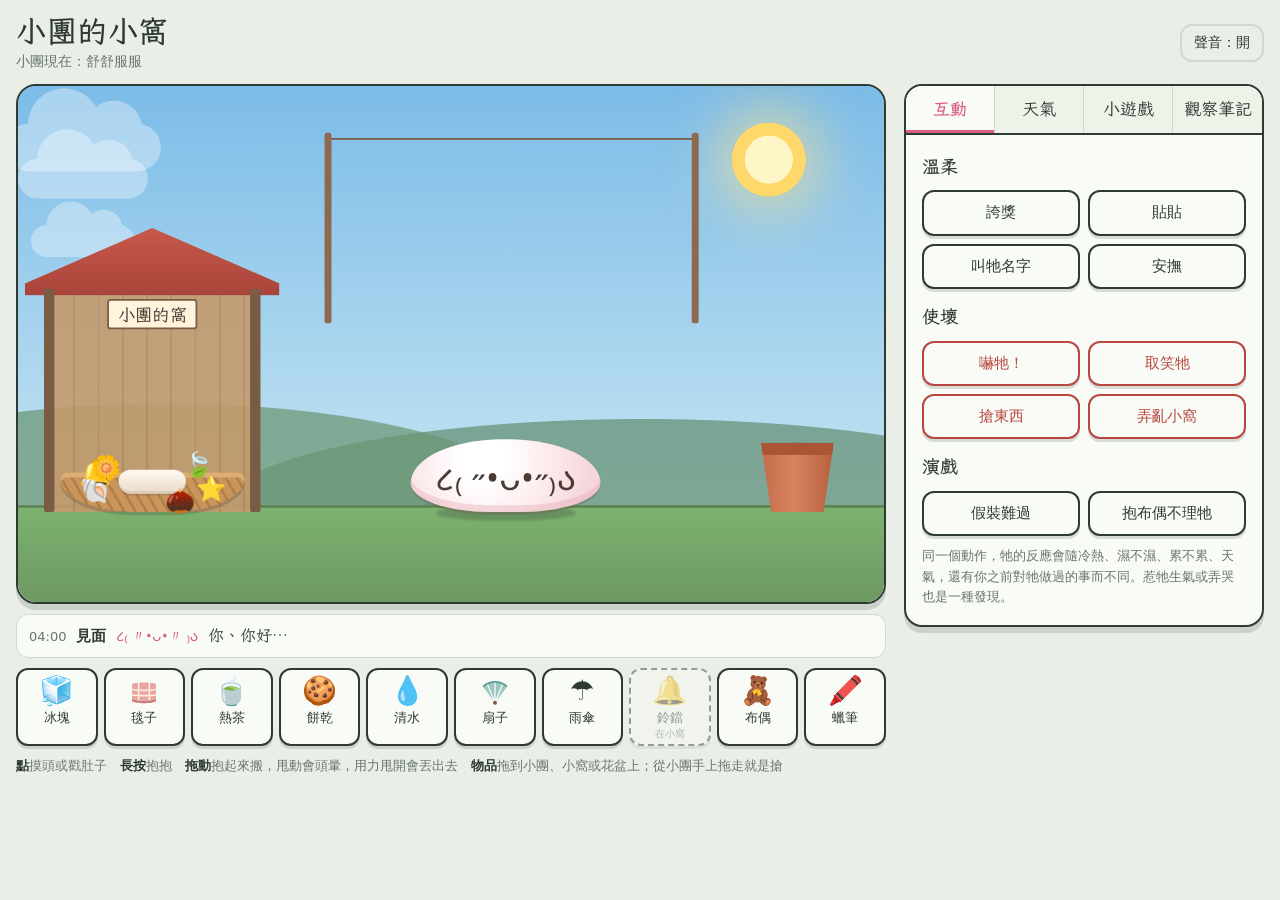
<file: XiaoTuan/index.html>
<!doctype html>
<html lang="zh-Hant">
<head>
<meta charset="utf-8">
<meta name="viewport" content="width=device-width, initial-scale=1, viewport-fit=cover">
<title>小團的小窩</title>
<meta name="claude:viewport-fit-sides" content="cover">
<link rel="preconnect" href="https://fonts.googleapis.com">
<link rel="preconnect" href="https://fonts.gstatic.com" crossorigin>
<link rel="stylesheet" href="https://fonts.googleapis.com/css2?family=LXGW+WenKai+TC:wght@400;700&display=swap">
<link rel="stylesheet" href="https://fonts.googleapis.com/css2?family=Noto+Sans&amp;family=Noto+Sans+Gujarati&amp;family=Noto+Sans+Georgian&amp;family=Noto+Sans+Yi&amp;family=Noto+Sans+Kannada&amp;family=Noto+Sans+Math&amp;family=Noto+Sans+Symbols+2&amp;display=swap&amp;text=%E0%AB%AE%E2%82%8D%CB%B6%E2%80%A2%E1%B4%97%E2%82%8E%E1%83%90%E1%B5%94%E1%B5%95%CB%8A%CB%8B%E2%99%A1%CC%A5%E2%95%AC%CC%81%E1%B4%96%CC%80%CB%87%E2%80%B8T%C2%B0%E3%85%81_%EF%B9%8F%C2%AC-%40%E2%9C%A7()%CC%A9%EA%92%B0%CB%95%EA%92%B1%E2%A4%99%E1%B7%85%D0%B4%E1%B7%84%E2%80%BF%E2%9D%80%E2%95%B9%E2%97%A1~%C3%B2%C3%B3!%E2%97%8D%CA%9A%C9%9E%3B%CB%98%E2%89%A7%E2%96%BD%E2%89%A6%E0%B2%A5%E2%89%A5%E2%89%A4%EF%B8%BF%CE%B53%CF%81%5B%5D%5Eo%C2%B3%E1%B5%92%E2%96%BF.%CB%8D%E2%8A%99">
<link rel="stylesheet" href="css/style.css">
</head>
<body>
<div class="app">
  <header class="top">
    <div class="brand">
      <h1>小團的小窩</h1>
      <p class="sub" id="status">小團現在：舒舒服服</p>
    </div>
    <button id="soundBtn" class="ghost small" aria-pressed="true">聲音：開</button>
  </header>

  <div class="layout">
    <section class="play" aria-label="遊戲畫面">
      <div id="stageWrap">
        <div id="stage">
          <div id="sky"><div id="sun"></div><div class="cloud c1"></div><div class="cloud c2"></div><div class="cloud c3"></div></div>
          <div id="hills"></div>
          <div id="ground"><div id="puddles"></div><div id="snowCover"></div></div>
          <div id="line"><div id="wall"></div></div>
          <div id="shelter"><div class="back"></div><div class="roof"></div><div class="post l"></div><div class="post r"></div><span class="sign">小團的窩</span></div>
          <div id="nest">
            <div class="basket"></div>
            <div id="nest-blanket" class="nest-uniq" hidden></div>
            <div id="nest-teddy" class="nest-uniq" hidden>🧸</div>
            <div id="nest-bell" class="nest-uniq" hidden>🔔</div>
          </div>
          <div id="pieces"></div>
          <div id="pot"><div id="plant"></div><div class="pot-body"><span class="pot-rim"></span></div><div id="pot-att"></div></div>
          <div id="mg"></div>
          <div id="tuan">
            <div id="tshadow"></div>
            <div id="twrap">
              <div id="att-umbrella" class="att" hidden>☂️</div>
              <div id="att-ice" class="att" hidden>🧊</div>
              <div id="tbody"><span id="tface">૮₍ ˶•ᴗ•˶₎ა</span><div id="tdoodle" hidden></div><i class="hug-l">(</i><i class="hug-r">)</i></div>
              <div id="att-blanket" class="att" hidden></div>
              <div id="att-held" class="att" hidden></div>
            </div>
          </div>
          <canvas id="weather" width="1000" height="600"></canvas>
          <div id="fx"></div>
          <div id="bubble" hidden></div>
          <div id="flash"></div>
          <div id="toast" role="status" aria-live="polite"></div>
        </div>
      </div>
      <ol id="ticker" class="ticker" aria-live="polite"><li><b>開始</b><span class="lt">點、長按或拖動小團，看看牠會怎麼反應。</span></li></ol>
      <div id="tray" class="tray" aria-label="物品托盤"></div>
      <p class="gesture-hint"><b>點</b>摸頭或戳肚子　<b>長按</b>抱抱　<b>拖動</b>抱起來搬，甩動會頭暈，用力甩開會丟出去　<b>物品</b>拖到小團、小窩或花盆上；從小團手上拖走就是搶</p>
    </section>

    <aside class="panel" aria-label="控制面板">
      <div class="tabs" role="tablist">
        <button data-tab="act" role="tab">互動</button>
        <button data-tab="weather" role="tab">天氣</button>
        <button data-tab="games" role="tab">小遊戲</button>
        <button data-tab="notes" role="tab">觀察筆記</button>
      </div>

      <div class="pane" id="pane-act" role="tabpanel">
        <h2>溫柔</h2>
        <div class="btn-grid">
          <button data-act="praise">誇獎</button>
          <button data-act="nuzzle">貼貼</button>
          <button data-act="call">叫牠名字</button>
          <button data-act="soothe">安撫</button>
        </div>
        <h2>使壞</h2>
        <div class="btn-grid bad">
          <button data-act="scare">嚇牠！</button>
          <button data-act="tease">取笑牠</button>
          <button data-act="snatch">搶東西</button>
          <button data-act="mess">弄亂小窩</button>
        </div>
        <h2>演戲</h2>
        <div class="btn-grid">
          <button data-act="fakesad">假裝難過</button>
          <button data-act="teddy">抱布偶不理牠</button>
        </div>
        <p class="hint">同一個動作，牠的反應會隨冷熱、濕不濕、累不累、天氣，還有你之前對牠做過的事而不同。惹牠生氣或弄哭也是一種發現。</p>
      </div>

      <div class="pane" id="pane-weather" role="tabpanel" hidden>
        <label class="slider" for="wTemp"><span>冷熱</span><input id="wTemp" type="range" min="0" max="100" value="50"><output id="wTempV">舒適</output></label>
        <label class="slider" for="wWind"><span>風</span><input id="wWind" type="range" min="0" max="100" value="0"><output id="wWindV">無風</output></label>
        <label class="slider" for="wRain"><span id="wRainName">雨</span><input id="wRain" type="range" min="0" max="100" value="0"><output id="wRainV">不下雨</output></label>
        <div class="thunder-row">
          <label class="switch" for="wThunder"><input id="wThunder" type="checkbox"><span>雷聲（會不時打雷）</span></label>
          <button id="wStrike" class="small">打一聲雷</button>
        </div>
        <h2>一鍵天氣</h2>
        <div class="btn-grid">
          <button data-preset="clear">晴天</button>
          <button data-preset="coldsnap">寒流</button>
          <button data-preset="heat">熱浪</button>
          <button data-preset="storm">暴風雨</button>
          <button data-preset="snow">下雪</button>
        </div>
        <p class="hint">小窩有屋頂，能擋雨和一部分的風。很冷的時候下雨會變成下雪。</p>
      </div>

      <div class="pane" id="pane-games" role="tabpanel" hidden>
        <div id="gamePanel"></div>
      </div>

      <div class="pane" id="pane-notes" role="tabpanel" hidden>
        <div class="set-now" id="setNow"></div>
        <div class="notes-grid">
          <section><h2>身體</h2><div id="bodyMeters"></div></section>
          <section><h2>心裡</h2><div id="heartMeters"></div></section>
        </div>
        <h2>收集 <small>情境 <span id="discCount">0</span>　表情 <span id="faceCount">0</span></small></h2>
        <div class="chips" id="setChips"></div>
        <ul class="hints" id="hints"></ul>
        <details>
          <summary>已發現的情境</summary>
          <ul class="disc-list" id="discList"></ul>
        </details>
        <details open>
          <summary>互動日誌</summary>
          <ol class="log" id="logList"></ol>
        </details>
        <button id="resetBtn" class="ghost danger">重新認識小團</button>
      </div>
    </aside>
  </div>
</div>
<script src="js/data.js"></script>
<script src="js/lines.js"></script>
<script src="js/audio.js"></script>
<script src="js/core.js"></script>
<script src="js/games.js"></script>
<script src="js/main.js"></script>
</body>
</html>
</file>
<file: XiaoTuan/css/style.css>
/* 版面：左邊是庭院一角的舞台（固定邏輯像素，整體縮放），右邊是像筆記本的控制面板；手機上上下排列 */
:root {
  --bg: #e9efe7;
  --surface: #f9fbf6;
  --surface-2: #eef3ea;
  --ink: #2e3a32;
  --muted: #69766c;
  --line: #cfd9cc;
  --accent: #d9607e;
  --accent-soft: #f6d9e0;
  --leaf: #4f8f62;
  --warn: #c4802a;
  --danger: #b8473f;
  --shadow: rgba(46, 58, 50, 0.16);
  --display: "LXGW WenKai TC", "Kaiti TC", "STKaiti", "BiauKai", serif;
  --body: system-ui, -apple-system, "PingFang TC", "Noto Sans TC", "Microsoft JhengHei", sans-serif;
  --kao: "Noto Sans", "Noto Sans Gujarati", "Noto Sans Georgian", "Noto Sans Yi", "Noto Sans Kannada", "Noto Sans Math", "Noto Sans Symbols 2", system-ui, "Segoe UI Symbol", "PingFang TC", "Noto Sans TC", sans-serif;
}
@media (prefers-color-scheme: dark) {
  :root:not([data-theme="light"]) {
    --bg: #18201b; --surface: #222b25; --surface-2: #2a342d; --ink: #e3eae2; --muted: #9eaba0;
    --line: #3a463d; --accent: #f08aa3; --accent-soft: #4a2a33; --leaf: #7cc08f; --warn: #e3a95a;
    --danger: #e57d73; --shadow: rgba(0, 0, 0, 0.4); color-scheme: dark;
  }
}
:root[data-theme="dark"] {
  --bg: #18201b; --surface: #222b25; --surface-2: #2a342d; --ink: #e3eae2; --muted: #9eaba0;
  --line: #3a463d; --accent: #f08aa3; --accent-soft: #4a2a33; --leaf: #7cc08f; --warn: #e3a95a;
  --danger: #e57d73; --shadow: rgba(0, 0, 0, 0.4); color-scheme: dark;
}

* { box-sizing: border-box; }
[hidden] { display: none !important; }
html, body { margin: 0; }
body {
  background: var(--bg);
  color: var(--ink);
  font-family: var(--body);
  font-size: 15px;
  line-height: 1.55;
  padding-left: max(16px, env(safe-area-inset-left, 0px));
  padding-right: max(16px, env(safe-area-inset-right, 0px));
  padding-block: 14px 28px;
  -webkit-tap-highlight-color: transparent;
}
button { font: inherit; color: inherit; }
:focus-visible { outline: 3px solid var(--accent); outline-offset: 2px; }

.app { max-width: 1320px; margin: 0 auto; display: flex; flex-direction: column; gap: 12px; }
.top { display: flex; align-items: center; justify-content: space-between; gap: 12px; }
.brand { min-width: 0; }
h1 { font-family: var(--display); font-size: 30px; margin: 0; line-height: 1.15; letter-spacing: 0.02em; text-wrap: balance; }
.sub { margin: 2px 0 0; color: var(--muted); font-size: 14px; }

.layout { display: grid; grid-template-columns: minmax(0, 1fr) 360px; gap: 18px; align-items: start; }
@media (max-width: 980px) { .layout { grid-template-columns: minmax(0, 1fr); } }
.play { min-width: 0; display: flex; flex-direction: column; gap: 10px; }

/* ===== 舞台 ===== */
#stageWrap {
  position: relative; width: 100%; max-width: 100%; overflow: hidden;
  border-radius: 20px; border: 2px solid var(--ink);
  box-shadow: 0 6px 0 var(--shadow);
  background: #9cc6e6;
}
#stage {
  position: absolute; left: 0; top: 0; transform-origin: 0 0; overflow: hidden;
  touch-action: none; user-select: none; -webkit-user-select: none; -webkit-touch-callout: none;
  color: #3f342d;
}
#sky { position: absolute; inset: 0; transition: background 1.2s; }
#sun {
  position: absolute; right: 9%; top: 7%; width: 86px; height: 86px; border-radius: 50%;
  background: radial-gradient(circle, #fff6c8 0 45%, #ffd86b 46% 70%, rgba(255, 216, 107, 0) 71%);
  box-shadow: 0 0 60px 20px rgba(255, 226, 140, 0.55); transition: opacity 1.2s, transform 1.2s;
}
#sun.hot { transform: scale(1.35); background: radial-gradient(circle, #fff1b0 0 40%, #ffb14a 41% 70%, rgba(255, 140, 60, 0) 71%); box-shadow: 0 0 90px 40px rgba(255, 160, 80, 0.55); }
.cloud {
  position: absolute; width: 150px; height: 46px; border-radius: 40px; background: #fff;
  animation: drift 60s linear infinite; transition: opacity 1.2s, filter 1.2s;
}
.cloud::before, .cloud::after { content: ""; position: absolute; background: inherit; border-radius: 50%; }
.cloud::before { width: 70px; height: 70px; left: 22px; top: -34px; }
.cloud::after { width: 54px; height: 54px; left: 78px; top: -22px; }
.cloud.c1 { top: 14%; animation-delay: -10s; }
.cloud.c2 { top: 26%; transform: scale(0.8); animation-delay: -34s; }
.cloud.c3 { top: 8%; transform: scale(1.2); animation-delay: -52s; }
@keyframes drift { from { left: -20%; } to { left: 110%; } }
#hills {
  position: absolute; left: -5%; right: -5%; bottom: 18%; height: 30%;
  background:
    radial-gradient(ellipse 40% 70% at 20% 100%, rgba(108, 152, 118, 0.75) 0 99%, transparent 100%),
    radial-gradient(ellipse 45% 60% at 70% 100%, rgba(96, 140, 110, 0.7) 0 99%, transparent 100%);
}
#ground { position: absolute; left: 0; right: 0; bottom: 0; transition: background 1.2s; border-top: 3px solid rgba(60, 90, 60, 0.35); }
#puddles {
  position: absolute; inset: 0; opacity: 0; pointer-events: none;
  background:
    radial-gradient(ellipse 60px 10px at 42% 40%, rgba(150, 175, 205, 0.85) 0 98%, transparent 100%),
    radial-gradient(ellipse 90px 13px at 70% 65%, rgba(150, 175, 205, 0.85) 0 98%, transparent 100%),
    radial-gradient(ellipse 50px 9px at 58% 25%, rgba(150, 175, 205, 0.85) 0 98%, transparent 100%);
}
#snowCover { position: absolute; inset: -6px 0 0; opacity: 0; background: linear-gradient(#ffffff, #eef4fb 60%, #dfe8f3); border-radius: 12px 12px 0 0; pointer-events: none; }

/* 曬畫繩 */
#line { position: absolute; height: 2px; background: #7a5b44; border-radius: 2px; }
#line::before, #line::after { content: ""; position: absolute; top: -6px; width: 8px; height: 220px; background: #8d6a4f; border-radius: 3px; }
#line::before { left: -6px; } #line::after { right: -6px; }
#wall { position: absolute; left: 0; right: 0; top: 0; display: flex; justify-content: space-evenly; }
.hung { margin: 0; position: relative; top: -2px; transform: rotate(var(--r)); transform-origin: top center; padding: 5px; background: #fffaf2; box-shadow: 0 3px 6px rgba(0, 0, 0, 0.2); }
.hung img { display: block; width: 110px; max-width: none; height: auto; }
.hung::before { content: ""; position: absolute; left: 50%; top: -8px; width: 8px; height: 18px; margin-left: -4px; background: #d58b6b; border-radius: 2px; }
.hung.theirs { background: #fff3f5; }

/* 小窩 */
#shelter { position: absolute; transition: box-shadow 0.2s; border-radius: 6px; }
#shelter .back { position: absolute; inset: 10px 8px 0; background: repeating-linear-gradient(90deg, #c49a6c 0 26px, #b78b5d 26px 28px); border-radius: 4px 4px 0 0; opacity: 0.9; }
#shelter .roof {
  position: absolute; left: -22px; right: -22px; top: -64px; height: 78px;
  background: linear-gradient(#c8584b, #a9443a); clip-path: polygon(50% 0, 100% 82%, 100% 100%, 0 100%, 0 82%);
  filter: drop-shadow(0 4px 0 rgba(0, 0, 0, 0.15));
}
#shelter .post { position: absolute; bottom: 0; top: 6px; width: 12px; background: #7a5b44; border-radius: 3px; }
#shelter .post.l { left: 0; } #shelter .post.r { right: 0; }
#shelter .sign { position: absolute; top: 18px; left: 50%; transform: translateX(-50%); font-family: var(--display); font-size: 20px; background: #fff3dc; padding: 0 10px; border-radius: 4px; border: 2px solid #7a5b44; white-space: nowrap; }
#shelter.drop-hot, #pot.drop-hot { box-shadow: 0 0 0 4px rgba(255, 255, 255, 0.85), 0 0 24px 6px rgba(255, 220, 120, 0.9); }
#nest { position: absolute; transform: translate(-50%, -100%); height: 70px; pointer-events: none; }
#nest .basket {
  position: absolute; left: 0; right: 0; bottom: 0; height: 46px;
  background: repeating-linear-gradient(60deg, #c9955c 0 8px, #b37f48 8px 11px), #c9955c;
  border-radius: 10px 10px 50% 50% / 10px 10px 100% 100%;
  box-shadow: inset 0 6px 0 #dcae76, 0 4px 0 rgba(0, 0, 0, 0.15);
}
#nest.wet .basket { filter: saturate(0.6) brightness(0.8); box-shadow: inset 0 6px 0 #8fb2c9, 0 4px 0 rgba(0, 0, 0, 0.15); }
#nest.crumbs .basket::after { content: "· ·  ·   · ·"; position: absolute; top: 4px; left: 20%; color: #6b4a2a; font-size: 22px; letter-spacing: 2px; }
.nest-uniq { position: absolute; pointer-events: auto; cursor: grab; font-size: 36px; line-height: 1; }
#nest-blanket { left: 8%; right: 8%; bottom: 18px; height: 34px; }
#nest-blanket svg { width: 100%; height: 100%; }
#nest-teddy { right: 4%; bottom: 26px; }
#nest-bell { left: 10%; bottom: 30px; font-size: 30px; }
#pieces { position: absolute; inset: 0; pointer-events: none; }
.piece { position: absolute; transform: translate(-50%, -50%); font-size: 28px; line-height: 1; pointer-events: auto; cursor: grab; transition: left 0.6s ease, top 0.6s ease; }
.piece.pillow { width: 78px; height: 28px; border-radius: 14px; background: linear-gradient(#fdfaf3, #ead9c4); box-shadow: inset 0 -3px 0 rgba(0, 0, 0, 0.08), 0 2px 0 rgba(0, 0, 0, 0.12); }
.piece.wiggle { animation: wiggle 0.4s; }
.piece.drag { transition: none; cursor: grabbing; }
@keyframes wiggle { 25% { translate: -4px 0; } 75% { translate: 4px 0; } }

/* 花盆 */
#pot { position: absolute; width: 120px; height: 224px; transform: translate(-50%, -100%); border-radius: 12px; }
#plant { position: absolute; left: 0; top: 0; width: 120px; height: 160px; }
#plant svg { width: 100%; height: 100%; }
.pot-body { position: absolute; left: 18px; right: 18px; bottom: 0; height: 80px; background: linear-gradient(90deg, #c46c4a, #d98460 45%, #b85f3f); clip-path: polygon(0 0, 100% 0, 86% 100%, 14% 100%); }
.pot-rim { position: absolute; left: 0; right: 0; top: 0; height: 14px; background: #a95536; }
#pot::before { content: ""; position: absolute; left: 22px; right: 22px; top: 144px; height: 10px; background: #6b4a30; border-radius: 50%; }
#pot.thirsty .pot-body { filter: saturate(0.7); }
#pot.thirsty::after { content: "💧?"; position: absolute; right: -8px; top: 40px; font-size: 22px; animation: bob 1.4s ease-in-out infinite; }
#pot-att span { position: absolute; cursor: grab; line-height: 1; }
.pot-umb { left: 50%; top: -36px; transform: translateX(-50%); font-size: 96px; }
.pot-blanket { left: 8px; right: 8px; bottom: 6px; height: 54px; }
.pot-blanket svg { width: 100%; height: 100%; }
.pot-bell { left: 64px; top: 70px; font-size: 26px; }

/* ===== 小團 ===== */
#tuan { position: absolute; transform: translate(-50%, -100%); z-index: 5; }
#tuan.drop-hot #tbody { box-shadow: 0 0 0 5px rgba(255, 255, 255, 0.9), 0 0 26px 8px rgba(255, 220, 120, 0.95); }
#tshadow { position: absolute; left: 50%; bottom: -10px; width: 74%; height: 18px; border-radius: 50%; background: rgba(40, 50, 40, 0.5); filter: blur(2px); transform: translateX(-50%); }
#twrap { position: relative; rotate: var(--lean, 0deg); transform-origin: 50% 100%; transition: rotate 0.15s; }
#tbody {
  position: relative; display: inline-block; white-space: nowrap; cursor: grab;
  padding: 20px 28px 18px; font-family: var(--kao); font-size: 40px; line-height: 1.15; color: #4a3b33;
  background: radial-gradient(circle at 38% 28%, #ffffff 0 18%, #fdeef0 45%, #f6d6db 85%);
  border-radius: 48% 48% 42% 42% / 60% 60% 40% 40%;
  box-shadow: inset 0 -8px 0 rgba(222, 160, 170, 0.35), 0 3px 0 rgba(120, 70, 80, 0.25);
  transform-origin: 50% 100%;
}
#tbody::after { content: ""; position: absolute; inset: 0; border-radius: inherit; background: var(--tint, transparent); pointer-events: none; transition: background 1s; mix-blend-mode: multiply; }
#tface { display: inline-block; }
#tface.pop { animation: pop 0.28s ease-out; }
@keyframes pop { 0% { scale: 0.85; } 60% { scale: 1.08; } 100% { scale: 1; } }
#tdoodle { position: absolute; inset: 0; pointer-events: none; }
#tdoodle::before, #tdoodle::after { content: "@"; position: absolute; top: 50%; font-size: 20px; color: #e0566b; font-weight: 700; opacity: 0.85; }
#tdoodle::before { left: 5%; rotate: -20deg; }
#tdoodle::after { right: 5%; rotate: 25deg; content: "✿"; color: #5b8fd9; }
.hug-l, .hug-r { position: absolute; top: 4%; font-style: normal; font-size: 74px; color: var(--accent); opacity: 0; transition: opacity 0.2s; pointer-events: none; font-family: var(--kao); }
.hug-l { left: -26px; } .hug-r { right: -26px; }
.s-hug .hug-l, .s-hug .hug-r { opacity: 0.9; }
.s-hug #tbody { scale: 1.04 0.95; }
.att { position: absolute; line-height: 1; z-index: 2; cursor: grab; touch-action: none; }
#att-umbrella { left: 4%; bottom: calc(100% - 26px); font-size: 92px; rotate: -14deg; }
#att-ice { left: 50%; top: -30px; font-size: 36px; transform: translateX(-50%); transform-origin: 50% 100%; }
#att-blanket { left: -9%; right: -9%; bottom: -10px; height: 34%; }
#att-blanket svg { width: 100%; height: 100%; }
#att-held { right: -38px; bottom: 2px; font-size: 40px; transition: right 0.25s, scale 0.25s; }
#att-held svg { width: 44px; height: 44px; }
#att-held.guard { right: -8px; scale: 0.8; }

/* 持續狀態（作用在身體上） */
.s-walk #tbody { animation: hop 0.42s ease-in-out infinite; }
.s-hot #tbody { animation: melt 2.4s ease-in-out infinite; }
.s-sleep #tbody { animation: breathe 3s ease-in-out infinite; }
.s-cold #tbody { animation: shiver 0.18s linear infinite; }
.s-dizzy #tbody { animation: wobble 1.2s ease-in-out infinite; }
.s-carried #tbody { animation: dangle 1.1s ease-in-out infinite; scale: 1.05; }
.s-wet #tbody { background: radial-gradient(circle at 38% 28%, #ffffff 0 14%, #eef3fb 40%, #cfdcee 85%); }
.s-wet #tbody::before { content: "💧"; position: absolute; right: 18%; bottom: -14px; font-size: 18px; animation: drip 1.6s ease-in infinite; }
@keyframes hop { 50% { translate: 0 -10px; } }
@keyframes melt { 50% { scale: 1.07 0.93; } }
@keyframes breathe { 50% { scale: 1.03 0.97; } }
@keyframes shiver { 25% { translate: -2px 0; } 75% { translate: 2px 0; } }
@keyframes wobble { 25% { rotate: -9deg; } 75% { rotate: 9deg; } }
@keyframes dangle { 50% { rotate: 4deg; } }
@keyframes drip { 0% { translate: 0 -10px; opacity: 0; } 30% { opacity: 1; } 100% { translate: 0 18px; opacity: 0; } }
@keyframes bob { 50% { translate: 0 -6px; } }

/* 一次性動作（作用在外層） */
.a-bounce { animation: bounce 0.6s ease-out; }
.a-shake { animation: shake 0.5s; }
.a-jump { animation: jump 0.55s ease-out; }
.a-struggle { animation: struggle 0.7s; }
.a-shrink { animation: shrink 0.8s ease-out; }
.a-nod { animation: nod 0.5s; }
.a-spin { animation: spin 0.9s ease-in-out; }
.a-dodge { animation: dodge 0.5s ease-out; }
.a-squish { animation: squish 0.6s; }
.a-tumble { animation: tumble 0.8s ease-out; }
@keyframes bounce { 30% { translate: 0 -24px; } 60% { translate: 0 0; scale: 1.08 0.92; } 80% { translate: 0 -6px; } }
@keyframes shake { 20%, 60% { translate: -8px 0; } 40%, 80% { translate: 8px 0; } }
@keyframes jump { 0% { scale: 1.1 0.85; } 35% { translate: 0 -46px; scale: 0.92 1.1; } 70% { translate: 0 0; scale: 1.08 0.92; } }
@keyframes struggle { 15% { rotate: -10deg; } 35% { rotate: 10deg; } 55% { rotate: -8deg; } 75% { rotate: 8deg; } }
@keyframes shrink { 30% { scale: 0.86 0.8; } 100% { scale: 1; } }
@keyframes nod { 40% { translate: 0 6px; scale: 1.03 0.96; } }
@keyframes spin { to { rotate: 360deg; } }
@keyframes dodge { 40% { translate: 36px 0; rotate: 8deg; } 100% { translate: 0 0; } }
@keyframes squish { 30% { scale: 1.15 0.85; } 60% { scale: 0.95 1.06; } }
@keyframes tumble { 40% { rotate: -30deg; translate: -20px 0; } }

/* 特效、泡泡、閃光、提示 */
#weather { position: absolute; inset: 0; width: 100%; height: 100%; pointer-events: none; z-index: 6; }
#fx { position: absolute; inset: 0; pointer-events: none; z-index: 7; }
.fx { position: absolute; font-size: 28px; line-height: 1; animation: floatup 1.9s ease-out forwards; opacity: 0; font-weight: 700; }
.fx-heart { color: #e0566b; } .fx-sparkle, .fx-star { color: #e9b52f; } .fx-anger { font-size: 30px; }
.fx-zzz { color: #5b6fa8; font-family: var(--display); } .fx-note { color: #7a5fb5; } .fx-excl { color: #d9473b; font-size: 40px; }
.fx-ques { color: #5b6fa8; font-size: 36px; } .fx-shiver { color: #6aa2d8; } .fx-steam { color: #b9a28a; } .fx-crumb { color: #8a5c34; font-size: 40px; }
@keyframes floatup { 0% { opacity: 0; translate: 0 10px; scale: 0.6; } 15% { opacity: 1; scale: 1.1; } 100% { opacity: 0; translate: var(--dx, 0) -90px; scale: 1; } }
#bubble {
  position: absolute; z-index: 8; transform: translateX(-50%); max-width: 320px; width: max-content;
  background: #fffdf8; color: #3a2f28; border: 2.5px solid #3a2f28; border-radius: 18px;
  padding: 10px 16px; font-family: var(--display); font-size: 24px; line-height: 1.35; text-align: center;
  box-shadow: 0 4px 0 rgba(0, 0, 0, 0.15); pointer-events: none;
}
#bubble::after { content: ""; position: absolute; left: var(--tail, 50%); bottom: -11px; width: 18px; height: 18px; margin-left: -9px; background: #fffdf8; border-right: 2.5px solid #3a2f28; border-bottom: 2.5px solid #3a2f28; transform: rotate(45deg); }
#bubble.show { animation: bubblein 0.25s ease-out; }
@keyframes bubblein { from { opacity: 0; translate: 0 8px; } }
#flash { position: absolute; inset: 0; background: #fffbe8; opacity: 0; pointer-events: none; z-index: 9; }
#flash.on { animation: flash 0.7s ease-out; }
@keyframes flash { 0% { opacity: 0.9; } 12% { opacity: 0.1; } 22% { opacity: 0.7; } 100% { opacity: 0; } }
#toast {
  position: absolute; top: 14px; left: 50%; transform: translateX(-50%); z-index: 10; pointer-events: none;
  background: #2e3a32; color: #f4f7f1; padding: 8px 18px; border-radius: 999px; font-size: 22px; white-space: nowrap;
  opacity: 0; transition: opacity 0.3s;
}
#toast.show { opacity: 0.95; }
.ghost-item { position: fixed; z-index: 100; pointer-events: none; transform: translate(-50%, -60%); font-size: 46px; line-height: 1; filter: drop-shadow(0 6px 6px rgba(0, 0, 0, 0.3)); }
.ghost-item svg { width: 54px; height: 54px; }

/* ===== 小遊戲在舞台上的部分 ===== */
#mg { position: absolute; inset: 0; pointer-events: none; z-index: 4; }
#mg > * { pointer-events: auto; }
#mg.mg-bell { z-index: 6; }
#stage.narrow #tbody { font-size: 34px; padding: 16px 22px 14px; }
#stage.narrow .tea-table { scale: 0.78; transform-origin: 50% 100%; }
.tug-rope { position: absolute; height: 7px; margin-top: -3px; border-radius: 4px; background: repeating-linear-gradient(45deg, #d9b98a 0 6px, #b8925f 6px 10px); }
.tug-hand { position: absolute; font-size: 52px; line-height: 1; }
.tug-knot { position: absolute; width: 16px; height: 26px; margin-left: -8px; background: #d9473b; border-radius: 4px; }
.tug-mid { position: absolute; width: 4px; height: 40px; background: rgba(255, 255, 255, 0.8); border-radius: 2px; }
.tug-tap { position: absolute; left: 4%; bottom: 3%; padding: 10px 18px; border-radius: 999px; background: rgba(255, 255, 255, 0.75); font-size: 20px; cursor: pointer; border: 2px dashed #7a5b44; }
.mg-bell .spot { position: absolute; transform: translate(-50%, -100%); border: 0; background: none; padding: 0; cursor: pointer; display: flex; flex-direction: column; align-items: center; }
.spot .cover { font-size: 66px; line-height: 1; transition: translate 0.35s, rotate 0.35s; position: relative; z-index: 2; }
.spot.lifted .cover { translate: 0 -54px; rotate: -14deg; }
.spot .bellmark { position: absolute; bottom: 26px; font-size: 32px; opacity: 0; }
.spot.has .bellmark { opacity: 1; }
.spot small { font-size: 18px; background: rgba(255, 255, 255, 0.8); padding: 0 8px; border-radius: 6px; margin-top: 2px; }
.eyes-shut { position: absolute; inset: 0; background: rgba(28, 30, 40, 0.82); color: #fff; display: grid; place-items: center; font-family: var(--display); font-size: 44px; z-index: 20; }
.tea-table { position: absolute; width: 320px; height: 120px; transform: translate(-50%, -100%); }
.tea-table::before { content: ""; position: absolute; left: 0; right: 0; top: 54px; height: 22px; background: #a8754c; border-radius: 10px; box-shadow: 0 4px 0 rgba(0, 0, 0, 0.18); }
.tea-table::after { content: ""; position: absolute; left: 40px; right: 40px; top: 74px; bottom: 0; background: linear-gradient(90deg, #8d6140 0 14px, transparent 14px calc(100% - 14px), #8d6140 calc(100% - 14px)); }
.tea-table span { position: absolute; top: 8px; font-size: 44px; line-height: 1; }
.t-pot { left: 110px; } .mine { left: 20px; } .theirs { right: 20px; } .t-plate { left: 170px; top: 22px !important; font-size: 40px; } .t-sugar { left: 70px; top: 22px !important; font-size: 30px; }
.t-plate .ck { position: absolute; left: 6px; top: -6px; font-size: 26px; font-style: normal; }
.theirs .liquid { position: absolute; left: 50%; top: -18px; font-style: normal; opacity: 0; font-size: 20px; }
.theirs.full .liquid { opacity: 1; }
.theirs.full .liquid::after { content: "♨"; color: #b9a28a; }
.theirs.full.iced .liquid::after { content: "❄"; color: #6aa2d8; }
.paper { position: absolute; background: #fffaf2; border-radius: 6px; box-shadow: 0 6px 0 rgba(0, 0, 0, 0.15), 0 0 0 2px #d7c6ad; overflow: hidden; }
.paper canvas { display: block; width: 100%; height: 100%; touch-action: none; cursor: crosshair; }
.paper span { position: absolute; top: 6px; font-size: 16px; color: #8b7a66; pointer-events: none; }
.mine-label { left: 10px; } .theirs-label { right: 10px; }
.paper.torn { animation: tear 0.5s; }
@keyframes tear { 30% { rotate: -3deg; scale: 0.96; clip-path: polygon(0 0, 48% 0, 52% 40%, 46% 100%, 0 100%); } 60% { rotate: 2deg; } }

/* ===== 舞台下方 ===== */
.ticker { list-style: none; margin: 0; padding: 8px 12px; background: var(--surface); border: 1.5px solid var(--line); border-radius: 12px; min-height: 44px; }
.ticker li, .log li { display: flex; flex-wrap: wrap; gap: 4px 10px; align-items: baseline; }
.ticker time, .log time { color: var(--muted); font-variant-numeric: tabular-nums; font-size: 13px; }
.ticker b, .log b { font-weight: 700; }
.lf { font-family: var(--kao); color: var(--accent); white-space: nowrap; }
.lt { font-family: var(--display); font-size: 16px; }
.ticker em, .log em { font-style: normal; font-size: 12px; color: var(--muted); background: var(--surface-2); padding: 0 6px; border-radius: 6px; }
.tray { display: grid; grid-template-columns: repeat(10, minmax(0, 1fr)); gap: 6px; }
@media (max-width: 700px) { .tray { grid-template-columns: repeat(5, minmax(0, 1fr)); } }
.tray-item {
  display: flex; flex-direction: column; align-items: center; gap: 0; padding: 6px 2px 4px;
  background: var(--surface); border: 2px solid var(--ink); border-radius: 12px; cursor: grab;
  touch-action: none; user-select: none; -webkit-user-select: none; box-shadow: 0 3px 0 var(--shadow);
}
.tray-item:active { translate: 0 2px; box-shadow: 0 1px 0 var(--shadow); }
.ti-icon { font-size: 28px; line-height: 1.1; height: 32px; display: grid; place-items: center; }
.ti-icon svg { width: 32px; height: 32px; }
.ti-name { font-size: 13px; }
.ti-loc { font-size: 10px; color: var(--muted); min-height: 0; line-height: 1.2; }
.tray-item.away { opacity: 0.45; border-style: dashed; cursor: default; }
.gesture-hint { margin: 0; font-size: 13px; color: var(--muted); }
.gesture-hint b { color: var(--ink); }

/* ===== 面板 ===== */
.panel { background: var(--surface); border: 2px solid var(--ink); border-radius: 18px; box-shadow: 0 6px 0 var(--shadow); min-width: 0; overflow: hidden; }
.tabs { display: grid; grid-template-columns: repeat(4, 1fr); border-bottom: 2px solid var(--ink); }
.tabs button { border: 0; background: var(--surface-2); padding: 10px 4px; font-family: var(--display); font-size: 17px; cursor: pointer; border-right: 1.5px solid var(--line); }
.tabs button:last-child { border-right: 0; }
.tabs button.on { background: var(--surface); color: var(--accent); font-weight: 700; box-shadow: inset 0 -3px 0 var(--accent); }
.pane { padding: 14px 16px 18px; display: flex; flex-direction: column; gap: 10px; }
.pane h2 { font-family: var(--display); font-size: 18px; margin: 4px 0 0; display: flex; align-items: baseline; gap: 10px; flex-wrap: wrap; }
.pane h2 small { font-family: var(--body); font-size: 13px; color: var(--muted); font-weight: 400; font-variant-numeric: tabular-nums; }
.btn-grid { display: grid; grid-template-columns: repeat(2, minmax(0, 1fr)); gap: 8px; }
.btn-grid button, .btns button, .small {
  border: 2px solid var(--ink); background: var(--surface); border-radius: 12px; padding: 9px 10px; cursor: pointer;
  box-shadow: 0 3px 0 var(--shadow); font-size: 15px; transition: background 0.15s;
}
.btn-grid button:hover, .btns button:hover { background: var(--accent-soft); }
.btn-grid button:active, .btns button:active, .small:active { translate: 0 2px; box-shadow: 0 1px 0 var(--shadow); }
.btn-grid.bad button { border-color: var(--danger); color: var(--danger); }
.small { padding: 6px 12px; font-size: 14px; }
.ghost { background: transparent !important; border: 2px solid var(--line) !important; box-shadow: none !important; border-radius: 12px; padding: 6px 12px; cursor: pointer; }
.danger { color: var(--danger); }
.btns { display: flex; flex-wrap: wrap; gap: 8px; }
.btns button.big { background: var(--accent); color: #fff; border-color: var(--ink); font-weight: 700; min-width: 96px; }
.btns button.on { background: var(--accent-soft); }
.hint { margin: 0; font-size: 13px; color: var(--muted); }
.slider { display: grid; grid-template-columns: 48px minmax(0, 1fr) 64px; gap: 10px; align-items: center; }
.slider span { font-family: var(--display); font-size: 17px; }
.slider output { font-size: 14px; color: var(--muted); text-align: right; }
input[type="range"] { width: 100%; accent-color: var(--accent); }
.thunder-row { display: flex; flex-wrap: wrap; gap: 10px; align-items: center; justify-content: space-between; }
.switch { display: flex; gap: 8px; align-items: center; cursor: pointer; }
.switch input { width: 20px; height: 20px; accent-color: var(--accent); }

.game-grid { display: grid; grid-template-columns: minmax(0, 1fr); gap: 8px; }
.game-card { display: grid; grid-template-columns: 44px minmax(0, 1fr); grid-template-rows: auto auto; column-gap: 10px; text-align: left; border: 2px solid var(--ink); background: var(--surface); border-radius: 14px; padding: 10px 12px; cursor: pointer; box-shadow: 0 3px 0 var(--shadow); }
.game-card:hover { background: var(--accent-soft); }
.game-card .gi { grid-row: span 2; font-size: 32px; line-height: 1; align-self: center; }
.game-card b { font-family: var(--display); font-size: 18px; }
.game-card small { color: var(--muted); font-size: 13px; }
.game-head { display: flex; justify-content: space-between; align-items: center; font-family: var(--display); font-size: 19px; margin-bottom: 8px; }
.tug-meter { display: grid; grid-template-columns: auto minmax(0, 1fr) auto; gap: 8px; align-items: center; margin-bottom: 10px; font-size: 14px; }
.tug-meter .bar { position: relative; height: 14px; border-radius: 7px; background: linear-gradient(90deg, var(--leaf), var(--surface-2) 50%, var(--accent)); border: 1.5px solid var(--ink); }
.tug-meter .bar i { position: absolute; top: -5px; width: 8px; height: 22px; margin-left: -4px; background: var(--ink); border-radius: 3px; }
.swatches { display: flex; gap: 8px; margin-bottom: 10px; }
.sw { width: 32px; height: 32px; border-radius: 50%; border: 2px solid var(--surface); box-shadow: 0 0 0 2px var(--line); cursor: pointer; }
.sw.on { box-shadow: 0 0 0 3px var(--ink); }
.sp-stats p { margin: 0 0 6px; }

.meter { display: grid; grid-template-columns: 40px minmax(0, 1fr) 34px; gap: 8px; align-items: center; font-size: 13px; margin: 4px 0; }
.meter .bar { position: relative; height: 9px; border-radius: 5px; background: var(--surface-2); border: 1px solid var(--line); overflow: hidden; }
.meter .bar i { position: absolute; left: 0; top: 0; bottom: 0; background: var(--muted); border-radius: 5px; transition: width 0.6s; }
.meter.good .bar i { background: var(--leaf); }
.meter.warn .bar i { background: var(--warn); }
.meter b { font-weight: 400; color: var(--muted); font-variant-numeric: tabular-nums; text-align: right; }
.meter.feel .bar { background: linear-gradient(90deg, #8fb6e3, var(--surface-2) 50%, #ee9a7f); overflow: visible; }
.meter.feel .bar i { width: 6px; margin-left: -3px; top: -3px; bottom: -3px; background: var(--ink); transition: left 0.6s; }
.notes-grid { display: grid; grid-template-columns: minmax(0, 1fr) minmax(0, 1fr); gap: 14px; }
@media (max-width: 420px) { .notes-grid { grid-template-columns: minmax(0, 1fr); } }
.set-now { display: flex; gap: 12px; align-items: center; background: var(--surface-2); border-radius: 14px; padding: 10px 12px; }
.set-now div { display: flex; flex-direction: column; min-width: 0; }
.set-now b { font-family: var(--display); font-size: 18px; }
.set-now small { color: var(--muted); }
.mini-face { font-family: var(--kao); font-size: 20px; white-space: nowrap; color: var(--accent); }
.chips { display: flex; flex-wrap: wrap; gap: 6px; }
.chip { font-size: 13px; padding: 2px 10px; border-radius: 999px; background: var(--accent-soft); border: 1px solid var(--accent); }
.chip.unseen { background: transparent; border: 1px dashed var(--line); color: var(--muted); }
.hints { margin: 0; padding-left: 18px; font-size: 13px; color: var(--muted); }
details { border-top: 1.5px solid var(--line); padding-top: 8px; }
summary { cursor: pointer; font-family: var(--display); font-size: 17px; }
.disc-list, .log { list-style: none; margin: 8px 0 0; padding: 0; display: flex; flex-direction: column; gap: 6px; max-height: 320px; overflow-y: auto; }
.disc-list li { display: flex; flex-direction: column; background: var(--surface-2); padding: 6px 10px; border-radius: 10px; }
.disc-list small { color: var(--muted); }
.log li { padding: 4px 0; border-bottom: 1px dashed var(--line); }
.empty { color: var(--muted); font-size: 13px; }
#resetBtn { align-self: flex-start; margin-top: 6px; }

@media (prefers-reduced-motion: reduce) {
  .cloud, .s-walk #tbody, .s-hot #tbody, .s-sleep #tbody, .s-cold #tbody, .s-dizzy #tbody, .s-carried #tbody { animation: none !important; }
  .a-bounce, .a-shake, .a-jump, .a-struggle, .a-shrink, .a-nod, .a-spin, .a-dodge, .a-squish, .a-tumble { animation-duration: 0.01s !important; }
}
</file>
